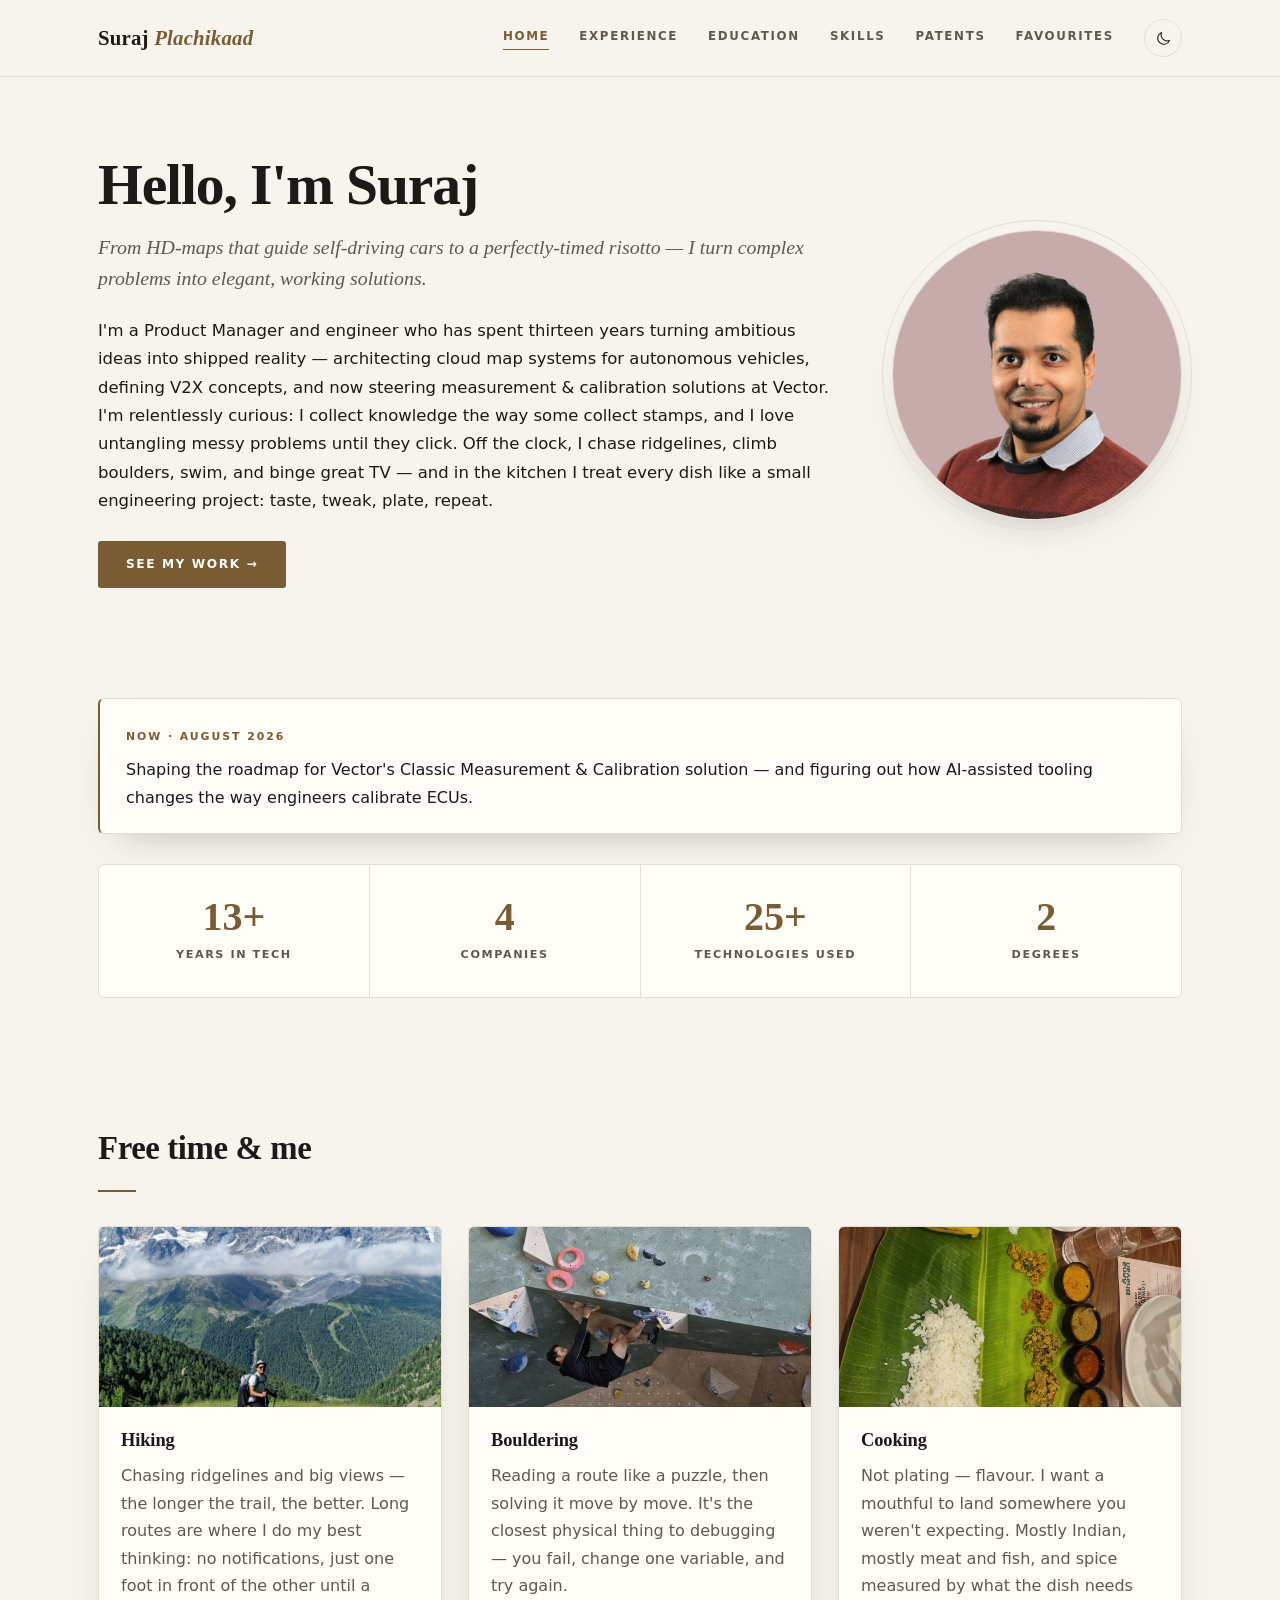
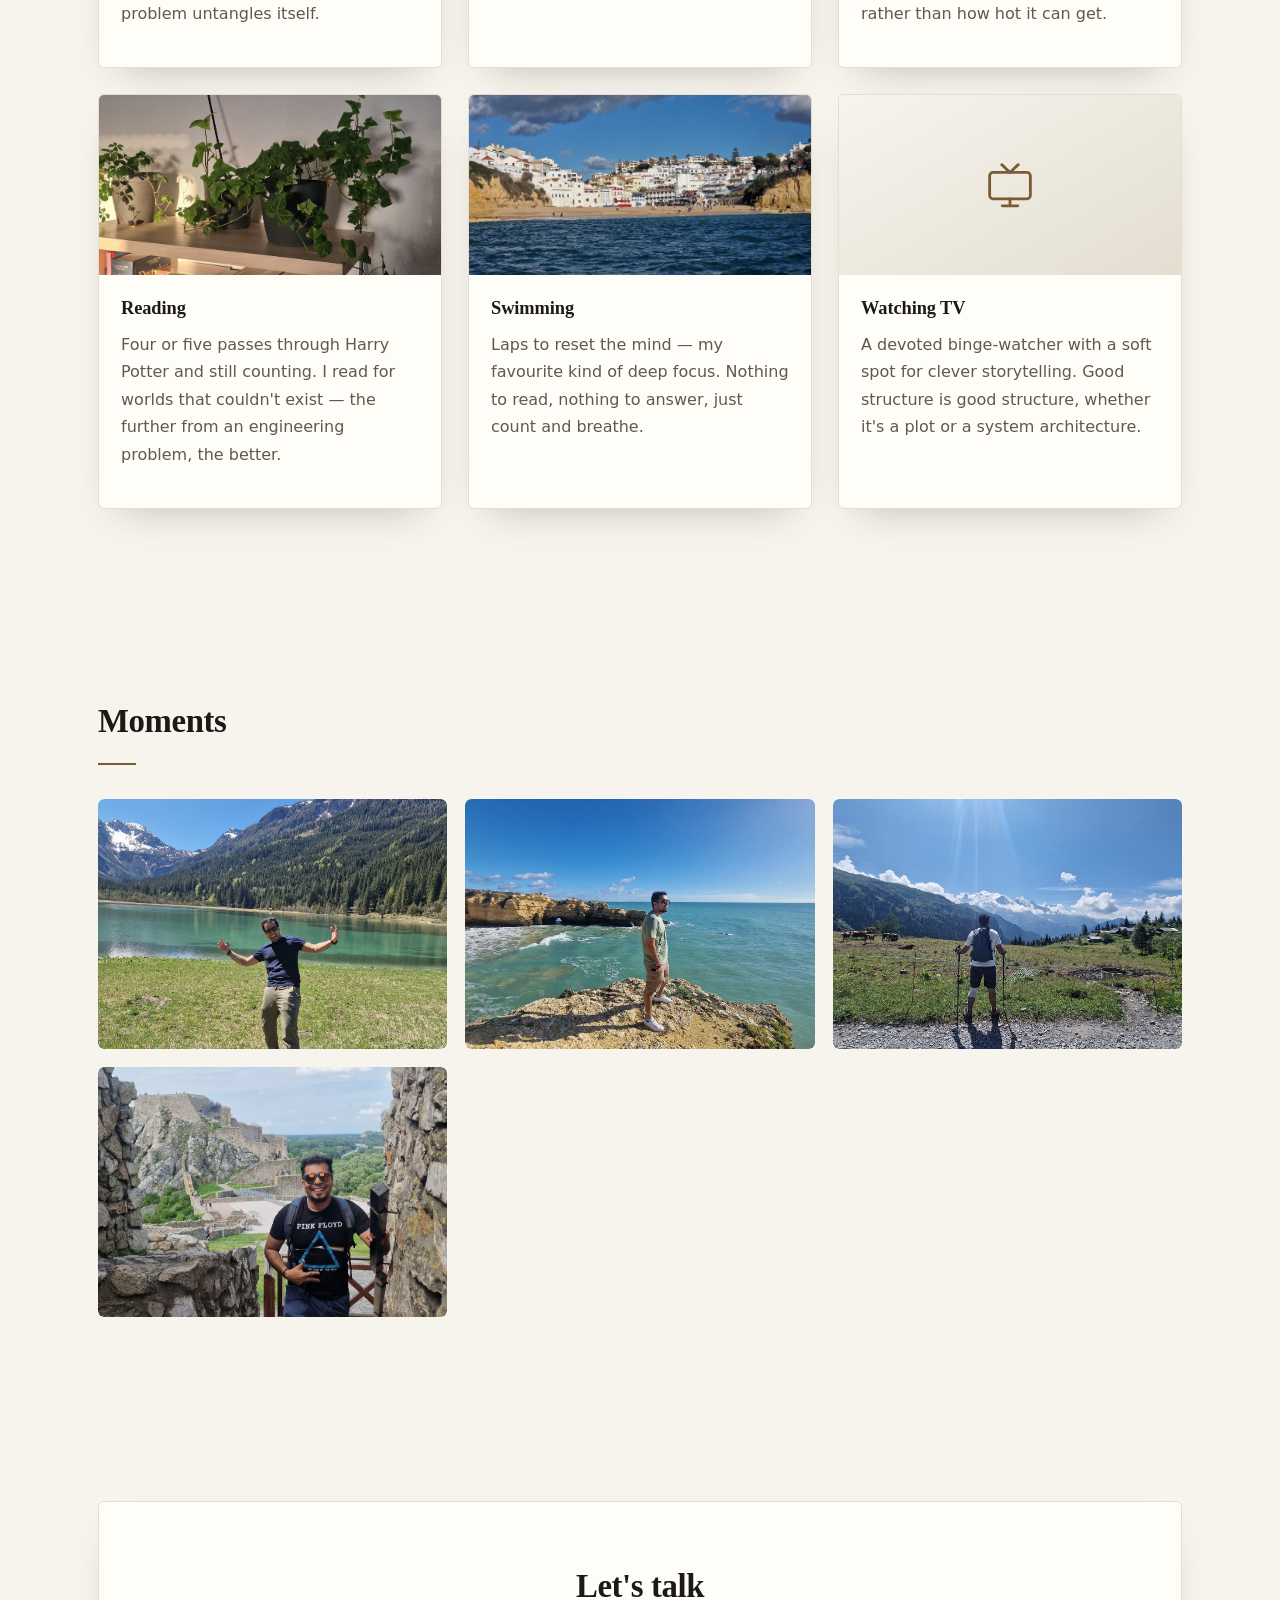
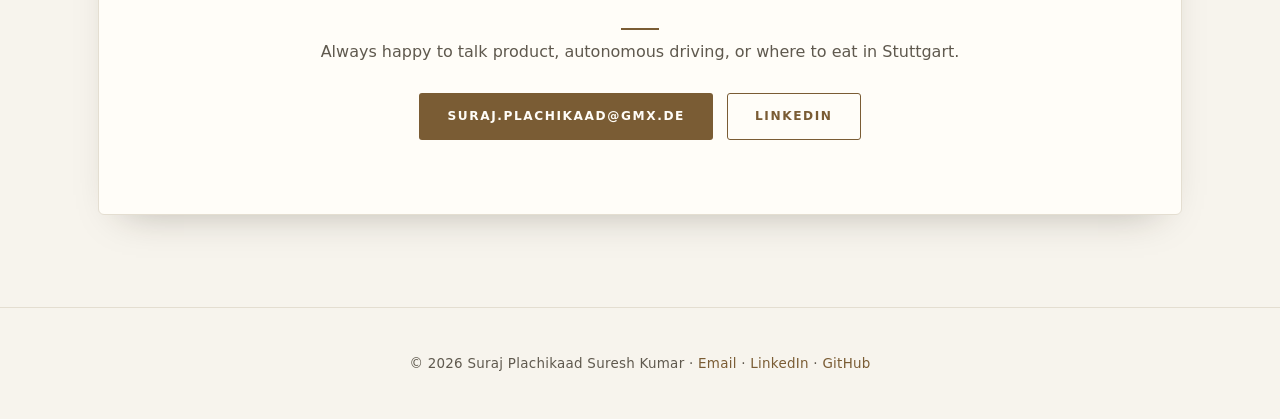
<file: index.html>
<!DOCTYPE html>
<html lang="en">
<head>
  <meta charset="UTF-8">
  <meta name="viewport" content="width=device-width, initial-scale=1.0">
  <title>Suraj Plachikaad Suresh Kumar — Product Manager & Engineer</title>

  <!-- Search results and link previews (LinkedIn, WhatsApp, Slack…).
       These must be static HTML: crawlers and link scrapers don't run JS. -->
  <meta name="description" content="Suraj Plachikaad Suresh Kumar — Product Manager and engineer in Stuttgart. 13 years across autonomous driving, HD-maps, V2X and industrial automation, now steering measurement & calibration solutions at Vector Informatik.">
  <link rel="canonical" href="https://surajps.github.io/Portfolio_SPSK/">
  <meta property="og:type" content="profile">
  <meta property="og:site_name" content="Suraj Plachikaad Suresh Kumar">
  <meta property="og:title" content="Suraj Plachikaad Suresh Kumar — Product Manager & Engineer">
  <meta property="og:description" content="From HD-maps that guide self-driving cars to a perfectly-timed risotto — I turn complex problems into elegant, working solutions.">
  <meta property="og:url" content="https://surajps.github.io/Portfolio_SPSK/">
  <meta property="og:image" content="https://surajps.github.io/Portfolio_SPSK/images/profile.jpg">
  <meta name="twitter:card" content="summary_large_image">

  <link rel="icon" href="assets/favicon.svg" type="image/svg+xml">
  <link rel="stylesheet" href="assets/css/style.css">
  <script>
    /* Applied before paint so there's no flash of the wrong theme, and so
       .reveal animations only hide content when JS is actually running. */
    (function(){ var d = document.documentElement; d.classList.add("js");
      try { d.setAttribute("data-theme", localStorage.getItem("theme") || "light"); }
      catch (e) { d.setAttribute("data-theme", "light"); } })();
  </script>
</head>
<body>
  <header id="header"></header>

  <main id="main" class="wrap">
    <noscript>
      <p class="noscript-note">This site uses JavaScript to lay out its content.
      The summary below works without it — or reach me at
      <a href="mailto:suraj.plachikaad@gmx.de">suraj.plachikaad@gmx.de</a>.</p>
    </noscript>

    <section id="hero" class="hero">
      <!-- Static fallback, replaced by renderHome() once JS runs. This is what
           search engines and link previews read, so keep it roughly in sync
           with `home.intro` in assets/js/content.js. -->
      <div class="hero-text">
        <h1>Hello, I'm Suraj</h1>
        <p class="tagline">From HD-maps that guide self-driving cars to a perfectly-timed
          risotto — I turn complex problems into elegant, working solutions.</p>
        <p>I'm a Product Manager and engineer based in Stuttgart, Germany. Over thirteen
          years I've architected cloud map systems for autonomous vehicles, defined V2X
          concepts, and now steer measurement &amp; calibration solutions at Vector
          Informatik.</p>
      </div>
    </section>

    <section style="padding:0"><div id="now"></div></section>

    <section style="padding:30px 0">
      <div id="stats" class="stats-row"></div>
    </section>

    <section>
      <h2>Free time &amp; me</h2>
      <div id="hobbies" class="grid hobbies-grid"></div>
    </section>

    <section>
      <h2>Moments</h2>
      <div id="gallery" class="gallery"></div>
    </section>

    <section><div id="contact"></div></section>
  </main>

  <footer id="footer"></footer>
  <script src="assets/js/content.js"></script>
  <script src="assets/js/main.js"></script>
  <script>buildChrome("index.html"); renderHome();</script>
</body>
</html>
</file>
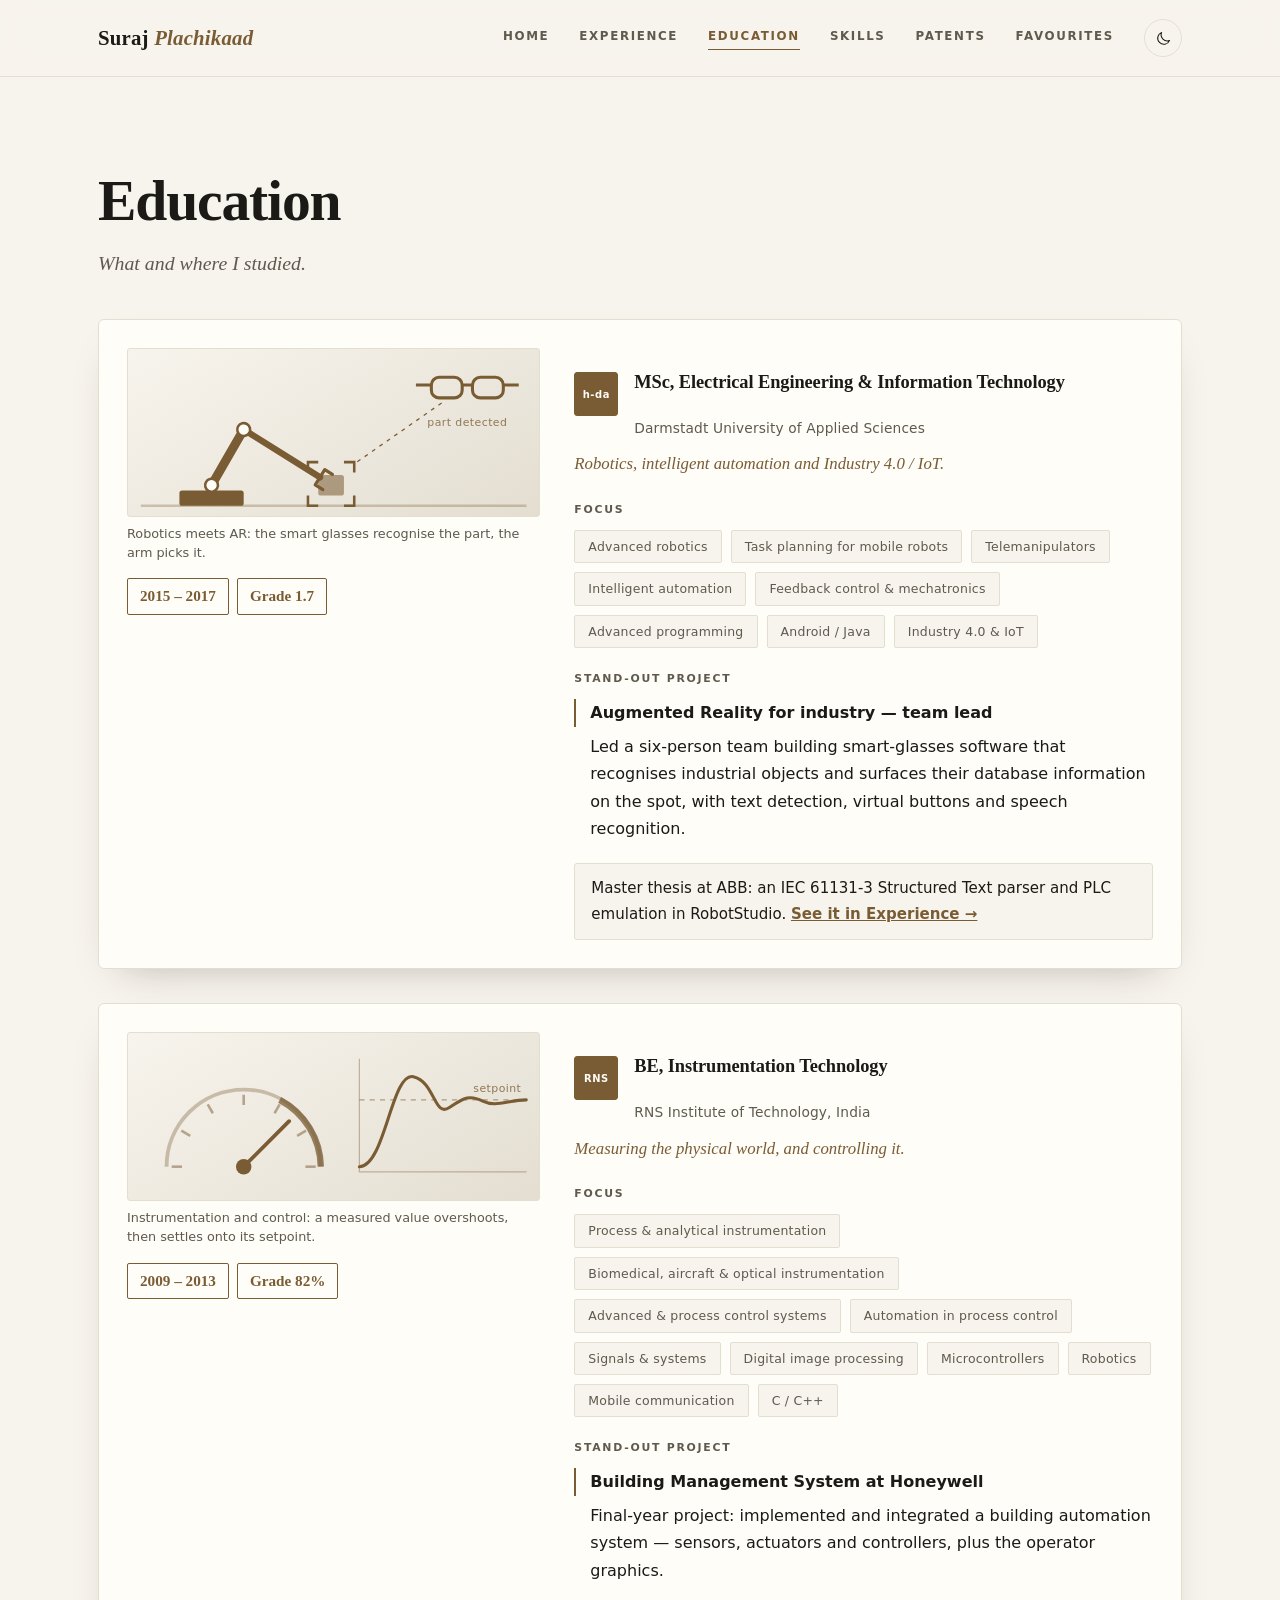
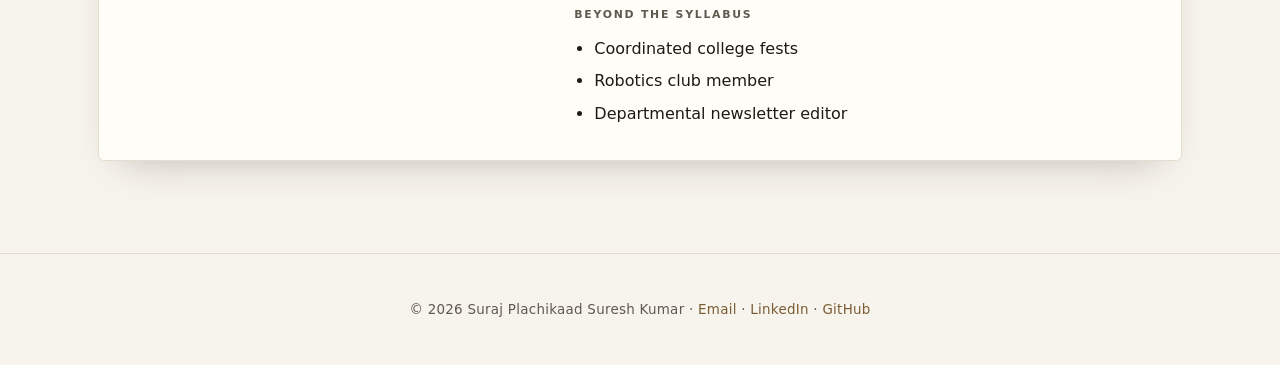
<file: education.html>
<!DOCTYPE html>
<html lang="en">
<head>
  <meta charset="UTF-8">
  <meta name="viewport" content="width=device-width, initial-scale=1.0">
  <title>Education — Suraj Plachikaad Suresh Kumar</title>

  <meta name="description" content="MSc in Electrical Engineering & Information Technology from Darmstadt University of Applied Sciences, and a BE in Instrumentation Technology from RNS Institute of Technology.">
  <link rel="canonical" href="https://surajps.github.io/Portfolio_SPSK/education.html">
  <meta property="og:type" content="website">
  <meta property="og:site_name" content="Suraj Plachikaad Suresh Kumar">
  <meta property="og:title" content="Education — Suraj Plachikaad Suresh Kumar">
  <meta property="og:description" content="Robotics, intelligent automation, Industry 4.0 and IoT — what and where I studied.">
  <meta property="og:url" content="https://surajps.github.io/Portfolio_SPSK/education.html">
  <meta property="og:image" content="https://surajps.github.io/Portfolio_SPSK/images/profile.jpg">
  <meta name="twitter:card" content="summary_large_image">

  <link rel="icon" href="assets/favicon.svg" type="image/svg+xml">
  <link rel="stylesheet" href="assets/css/style.css">
  <script>
    (function(){ var d = document.documentElement; d.classList.add("js");
      try { d.setAttribute("data-theme", localStorage.getItem("theme") || "light"); }
      catch (e) { d.setAttribute("data-theme", "light"); } })();
  </script>
</head>
<body>
  <header id="header"></header>
  <main id="main" class="wrap">
    <noscript><p class="noscript-note">This page needs JavaScript to render.
      My full history is also on
      <a href="https://www.linkedin.com/in/suraj-plachikaad-suresh-kumar/">LinkedIn</a>.</p></noscript>
    <section>
      <h1>Education</h1>
      <p class="tagline">What and where I studied.</p>
      <div id="list" class="edu-list" style="margin-top:40px"></div>
    </section>
  </main>
  <footer id="footer"></footer>
  <script src="assets/js/content.js"></script>
  <script src="assets/js/main.js"></script>
  <script src="assets/js/scenes.js"></script>
  <script>buildChrome("education.html"); renderEducation();</script>
</body>
</html>
</file>
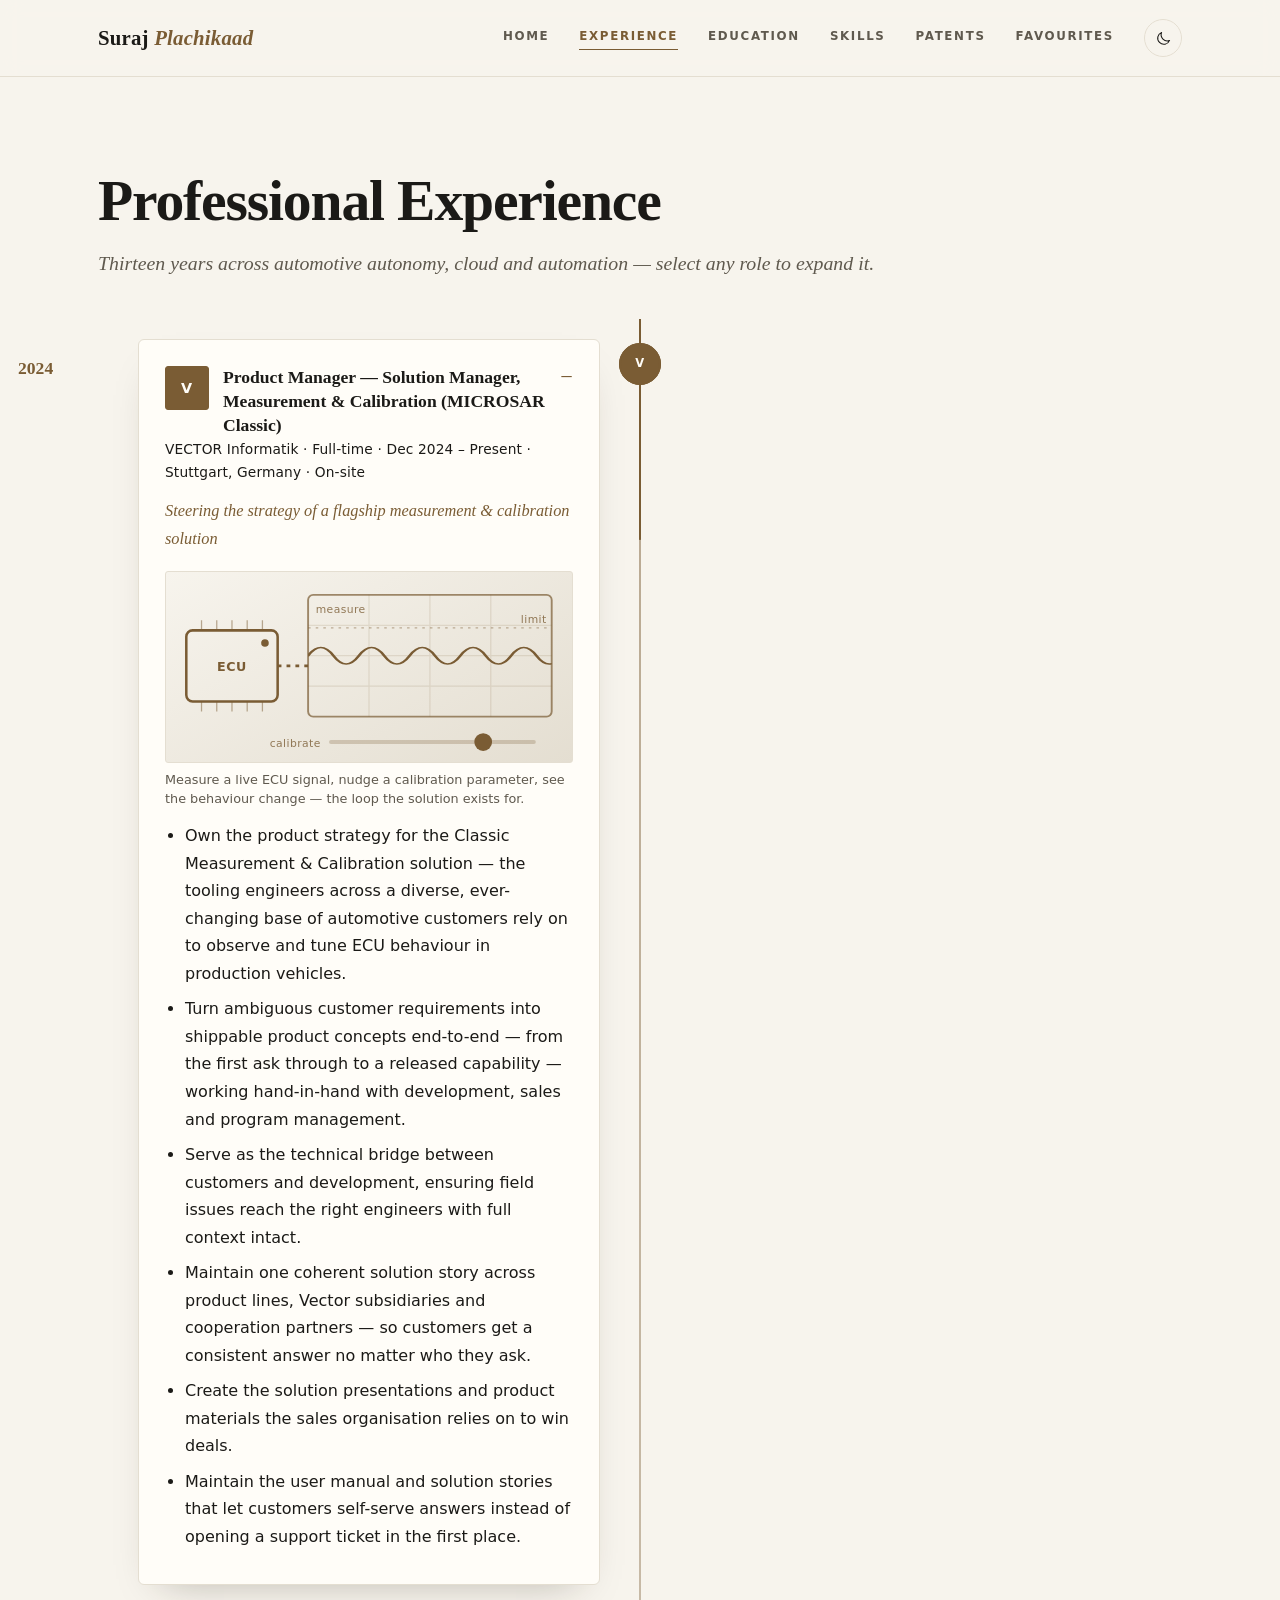
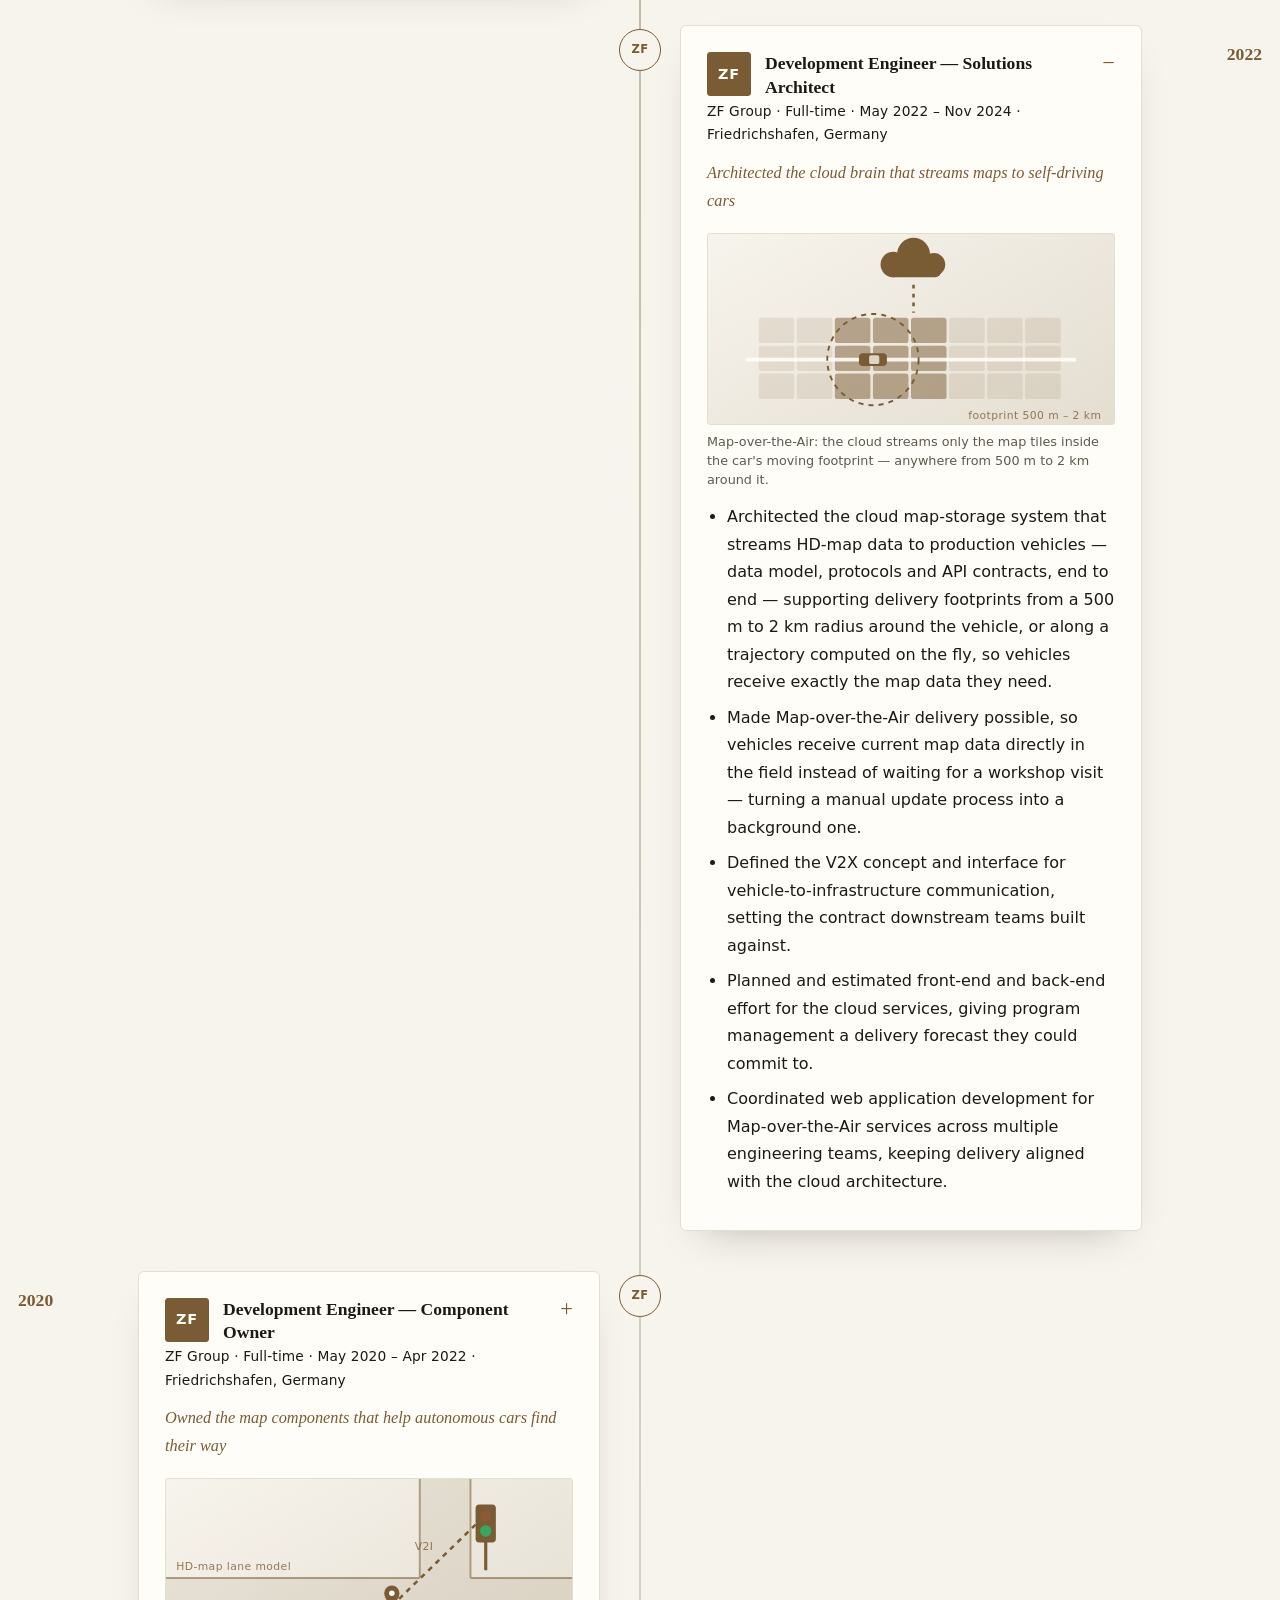
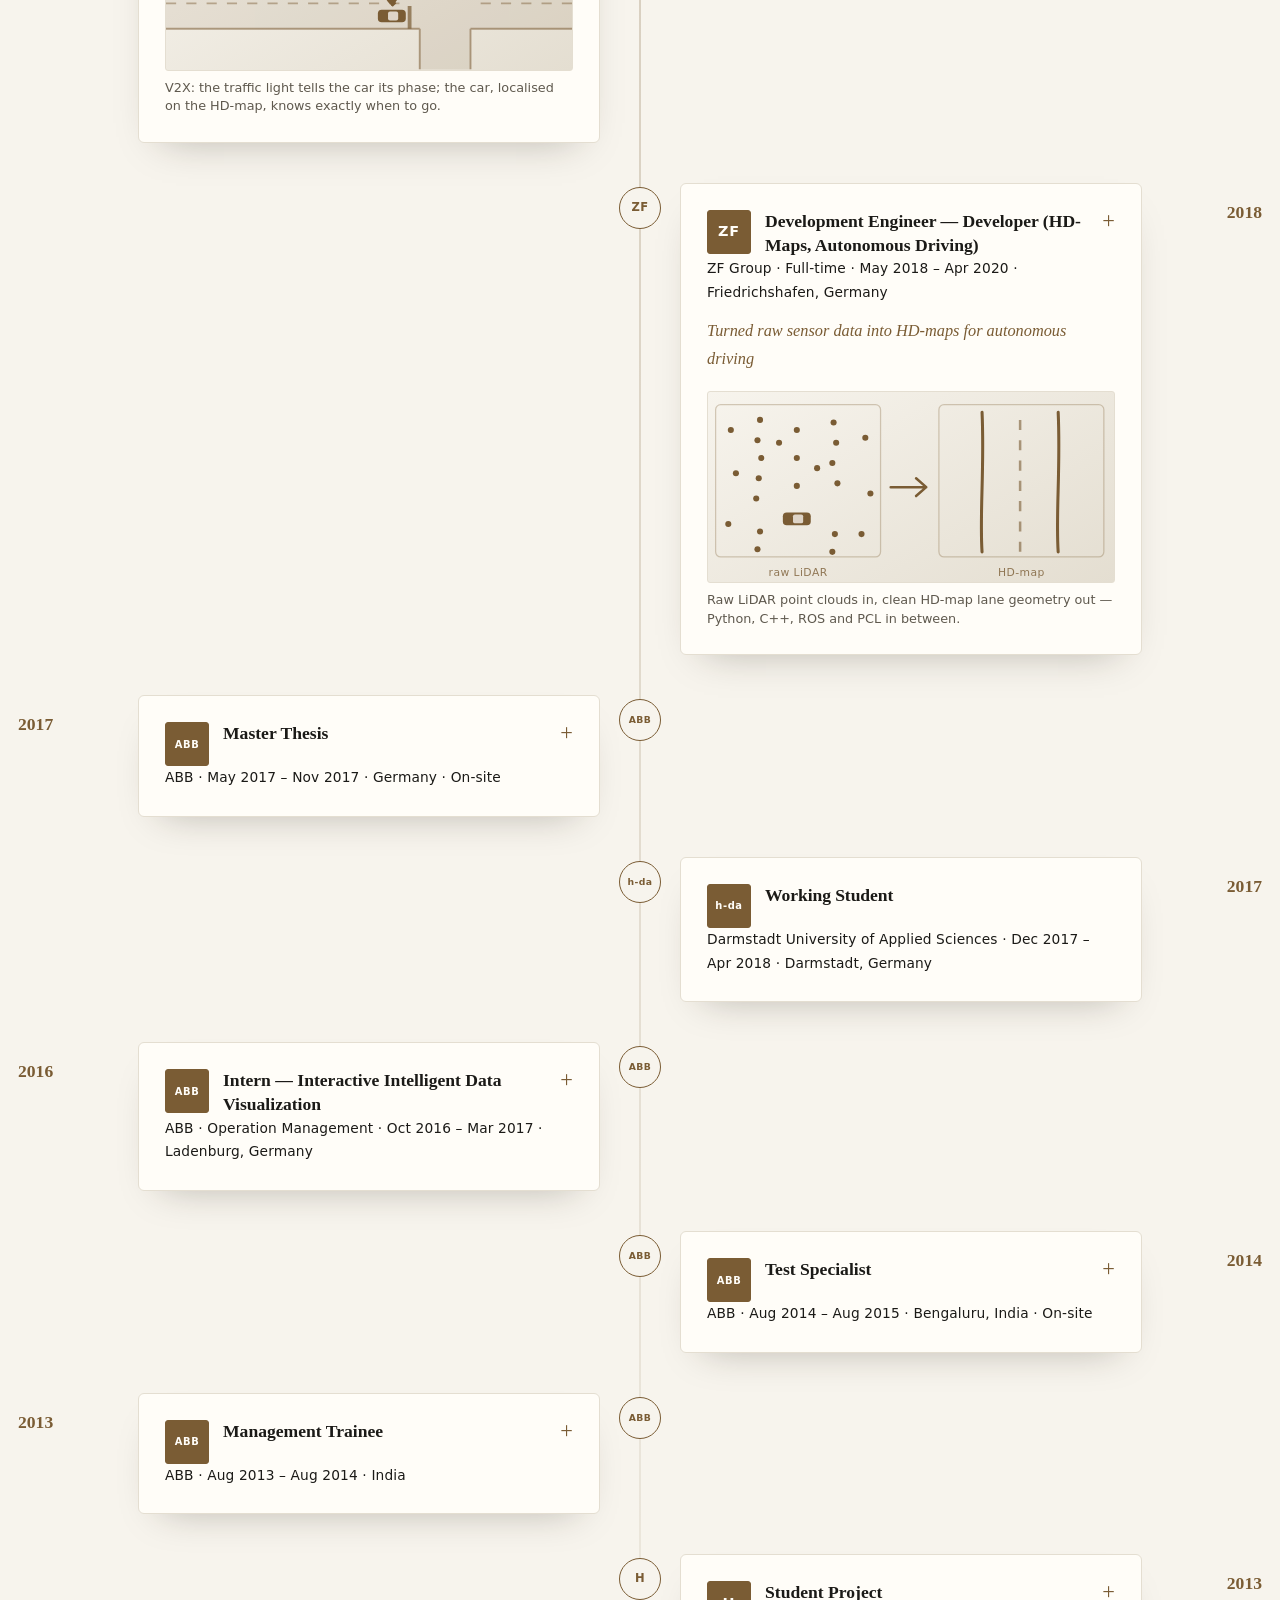
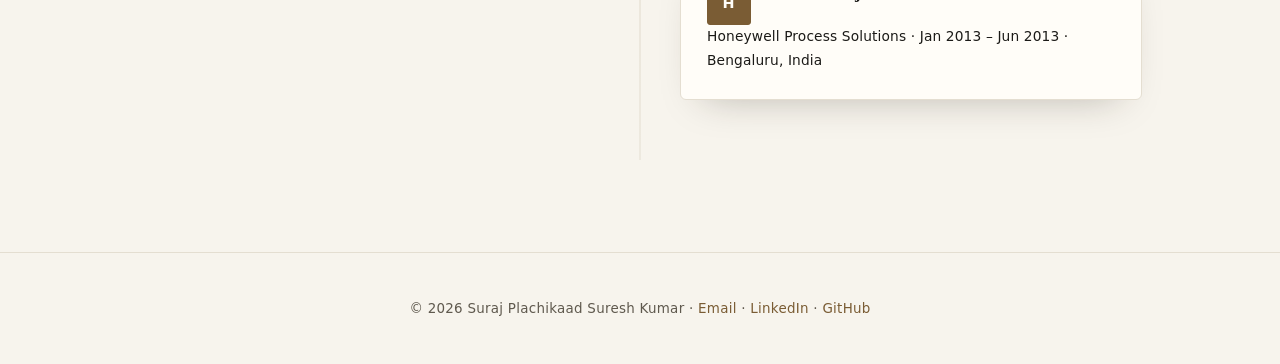
<file: experience.html>
<!DOCTYPE html>
<html lang="en">
<head>
  <meta charset="UTF-8">
  <meta name="viewport" content="width=device-width, initial-scale=1.0">
  <title>Experience — Suraj Plachikaad Suresh Kumar</title>

  <meta name="description" content="Thirteen years of engineering and product work: measurement & calibration at Vector Informatik, HD-maps and V2X for autonomous driving at ZF Group, and industrial automation at ABB.">
  <link rel="canonical" href="https://surajps.github.io/Portfolio_SPSK/experience.html">
  <meta property="og:type" content="website">
  <meta property="og:site_name" content="Suraj Plachikaad Suresh Kumar">
  <meta property="og:title" content="Experience — Suraj Plachikaad Suresh Kumar">
  <meta property="og:description" content="From HD-map pipelines and cloud map delivery for self-driving cars to product ownership of a flagship measurement & calibration solution.">
  <meta property="og:url" content="https://surajps.github.io/Portfolio_SPSK/experience.html">
  <meta property="og:image" content="https://surajps.github.io/Portfolio_SPSK/images/profile.jpg">
  <meta name="twitter:card" content="summary_large_image">

  <link rel="icon" href="assets/favicon.svg" type="image/svg+xml">
  <link rel="stylesheet" href="assets/css/style.css">
  <script>
    (function(){ var d = document.documentElement; d.classList.add("js");
      try { d.setAttribute("data-theme", localStorage.getItem("theme") || "light"); }
      catch (e) { d.setAttribute("data-theme", "light"); } })();
  </script>
</head>
<body>
  <header id="header"></header>
  <main id="main" class="wrap">
    <noscript><p class="noscript-note">This page needs JavaScript to render the timeline.
      My full history is also on
      <a href="https://www.linkedin.com/in/suraj-plachikaad-suresh-kumar/">LinkedIn</a>.</p></noscript>
    <section>
      <h1>Professional Experience</h1>
      <p class="tagline">Thirteen years across automotive autonomy, cloud and
        automation — select any role to expand it.</p>
      <div id="list" class="xp-timeline" style="margin-top:40px"></div>
    </section>
  </main>
  <footer id="footer"></footer>
  <script src="assets/js/content.js"></script>
  <script src="assets/js/main.js"></script>
  <script src="assets/js/scenes.js"></script>
  <script>buildChrome("experience.html"); renderExperience();</script>
</body>
</html>
</file>
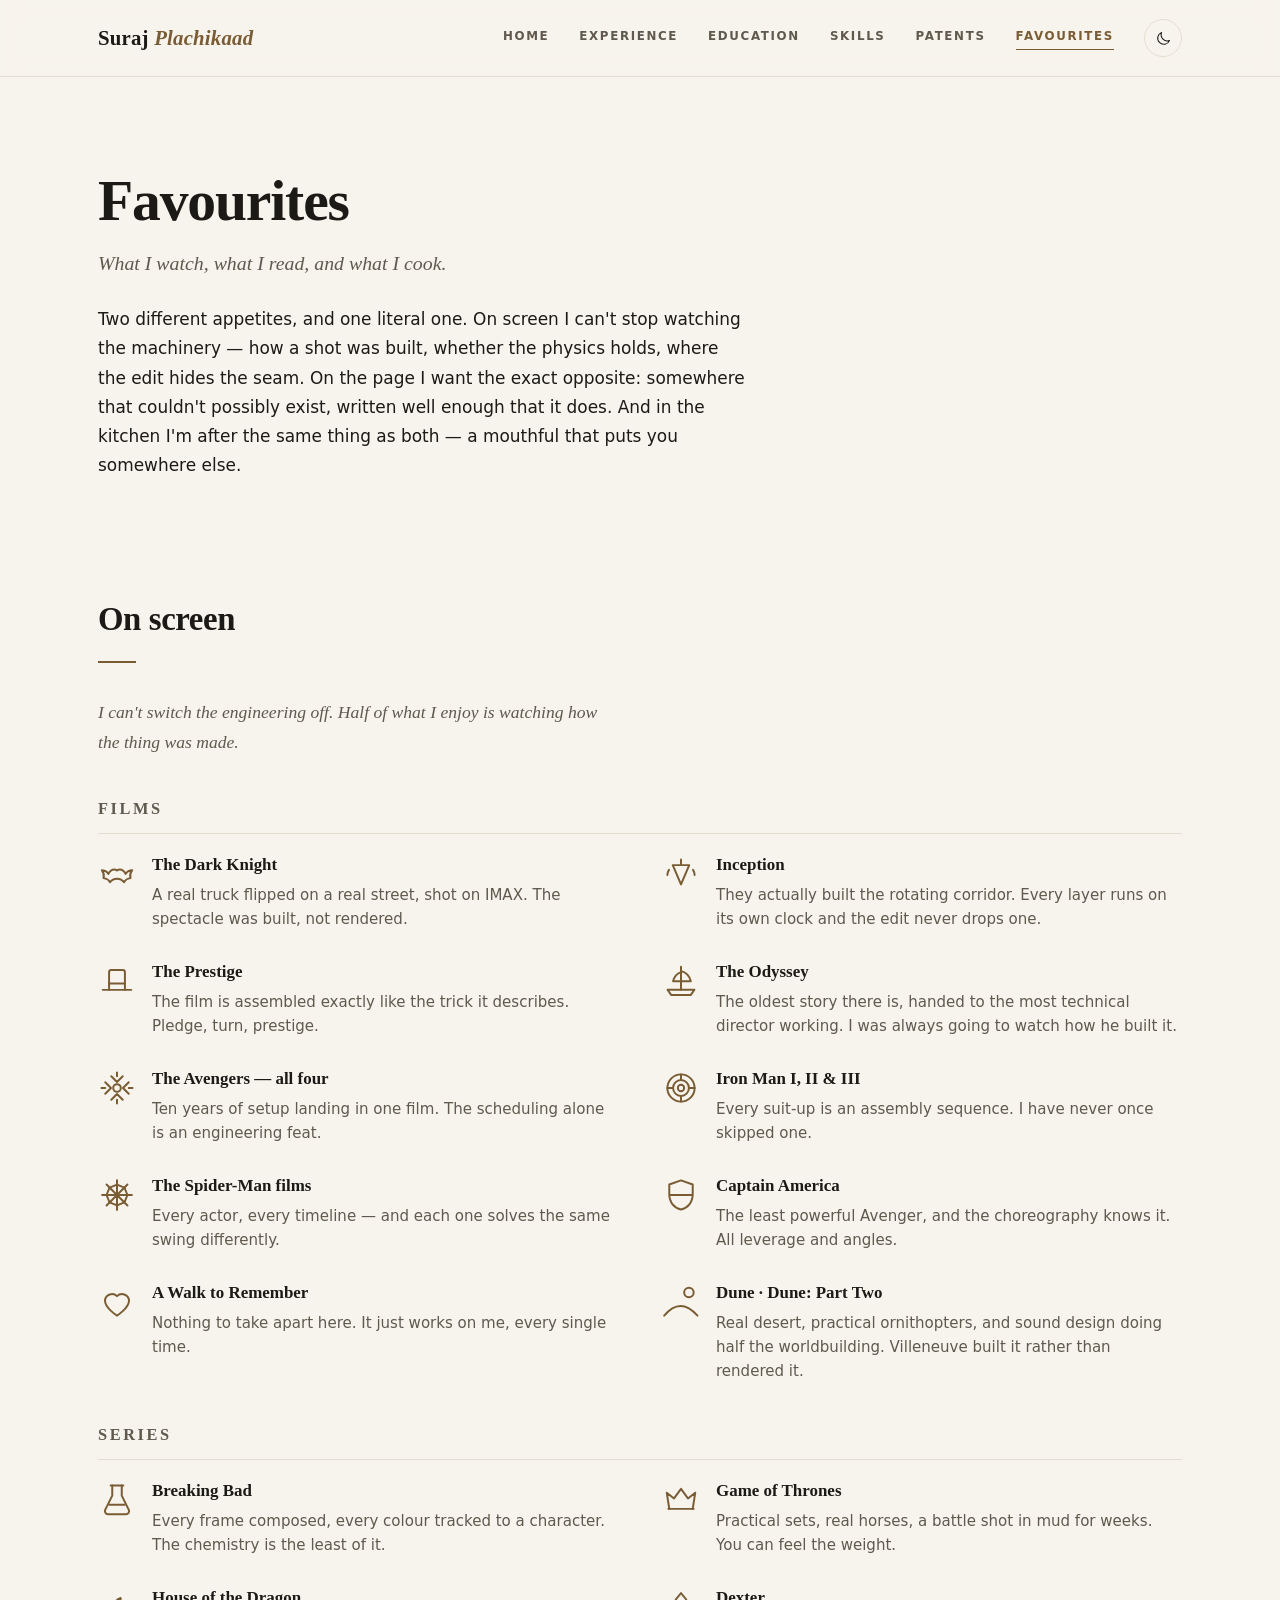
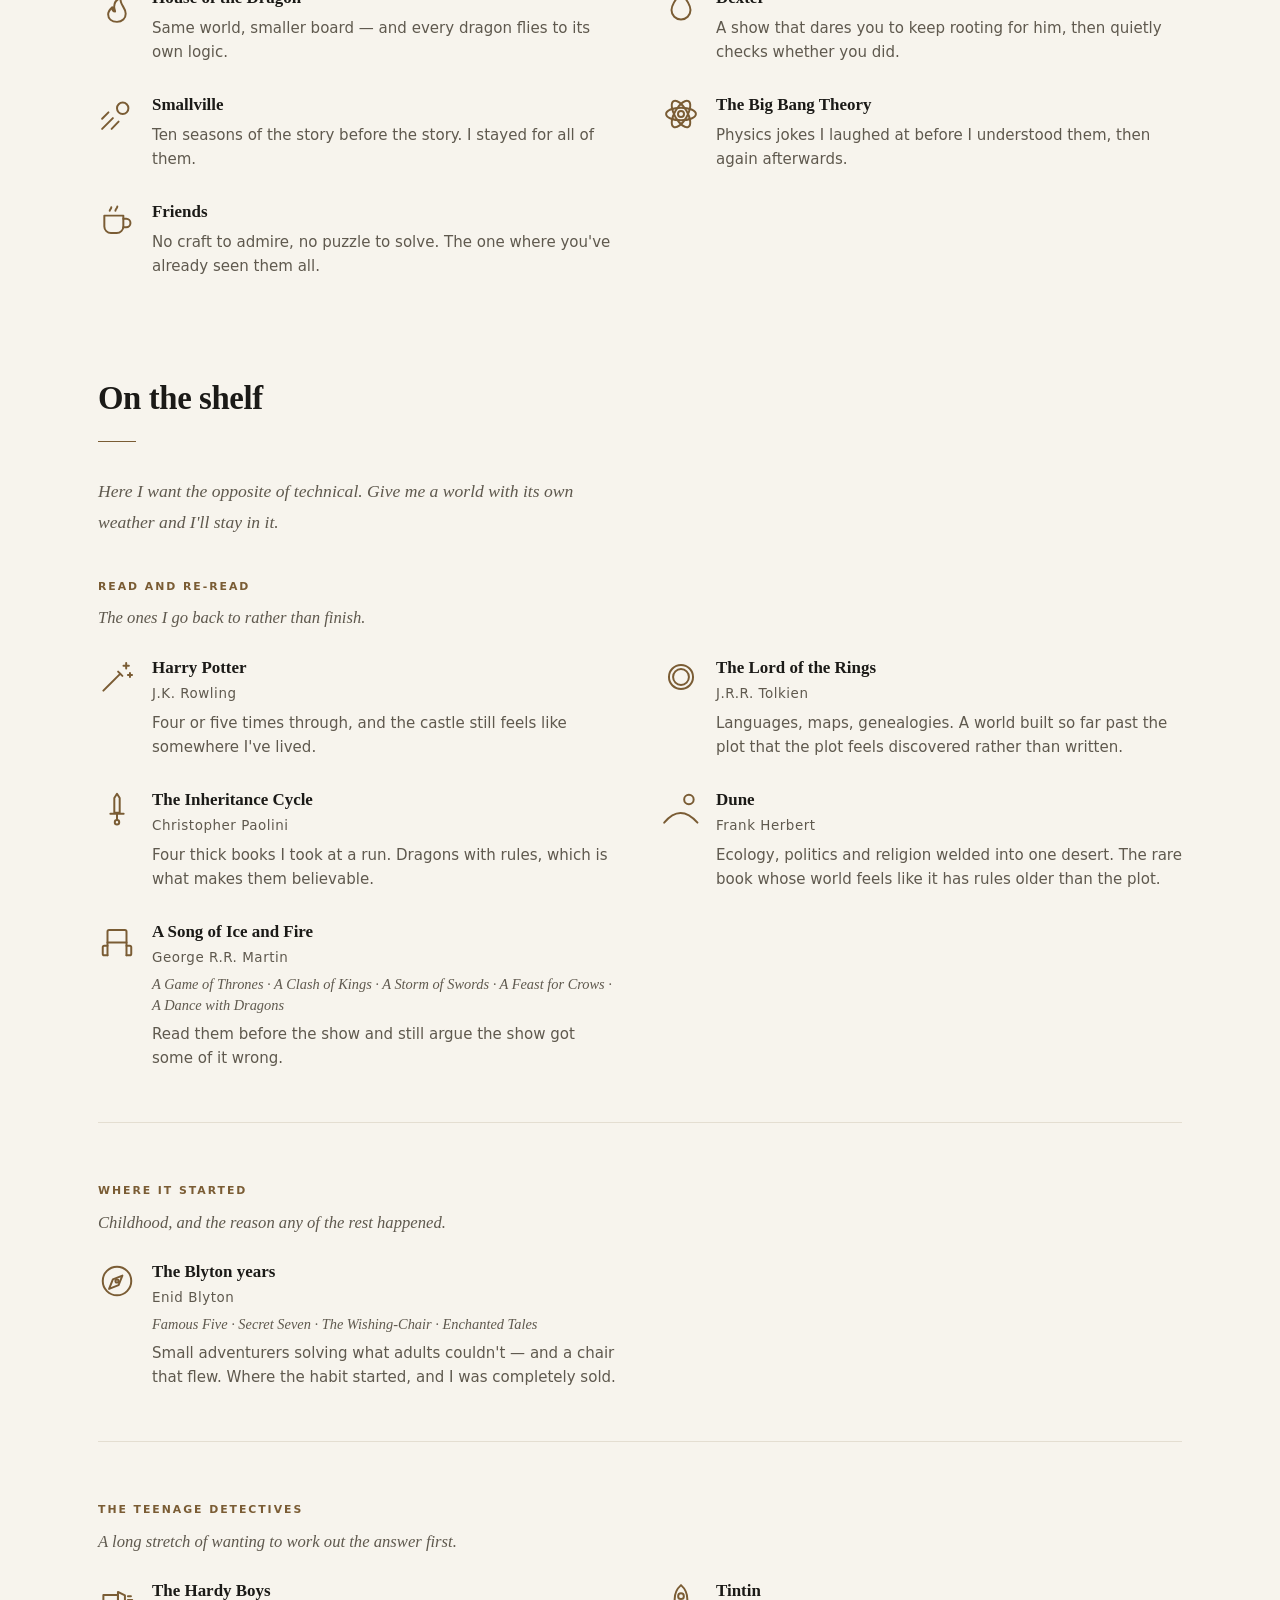
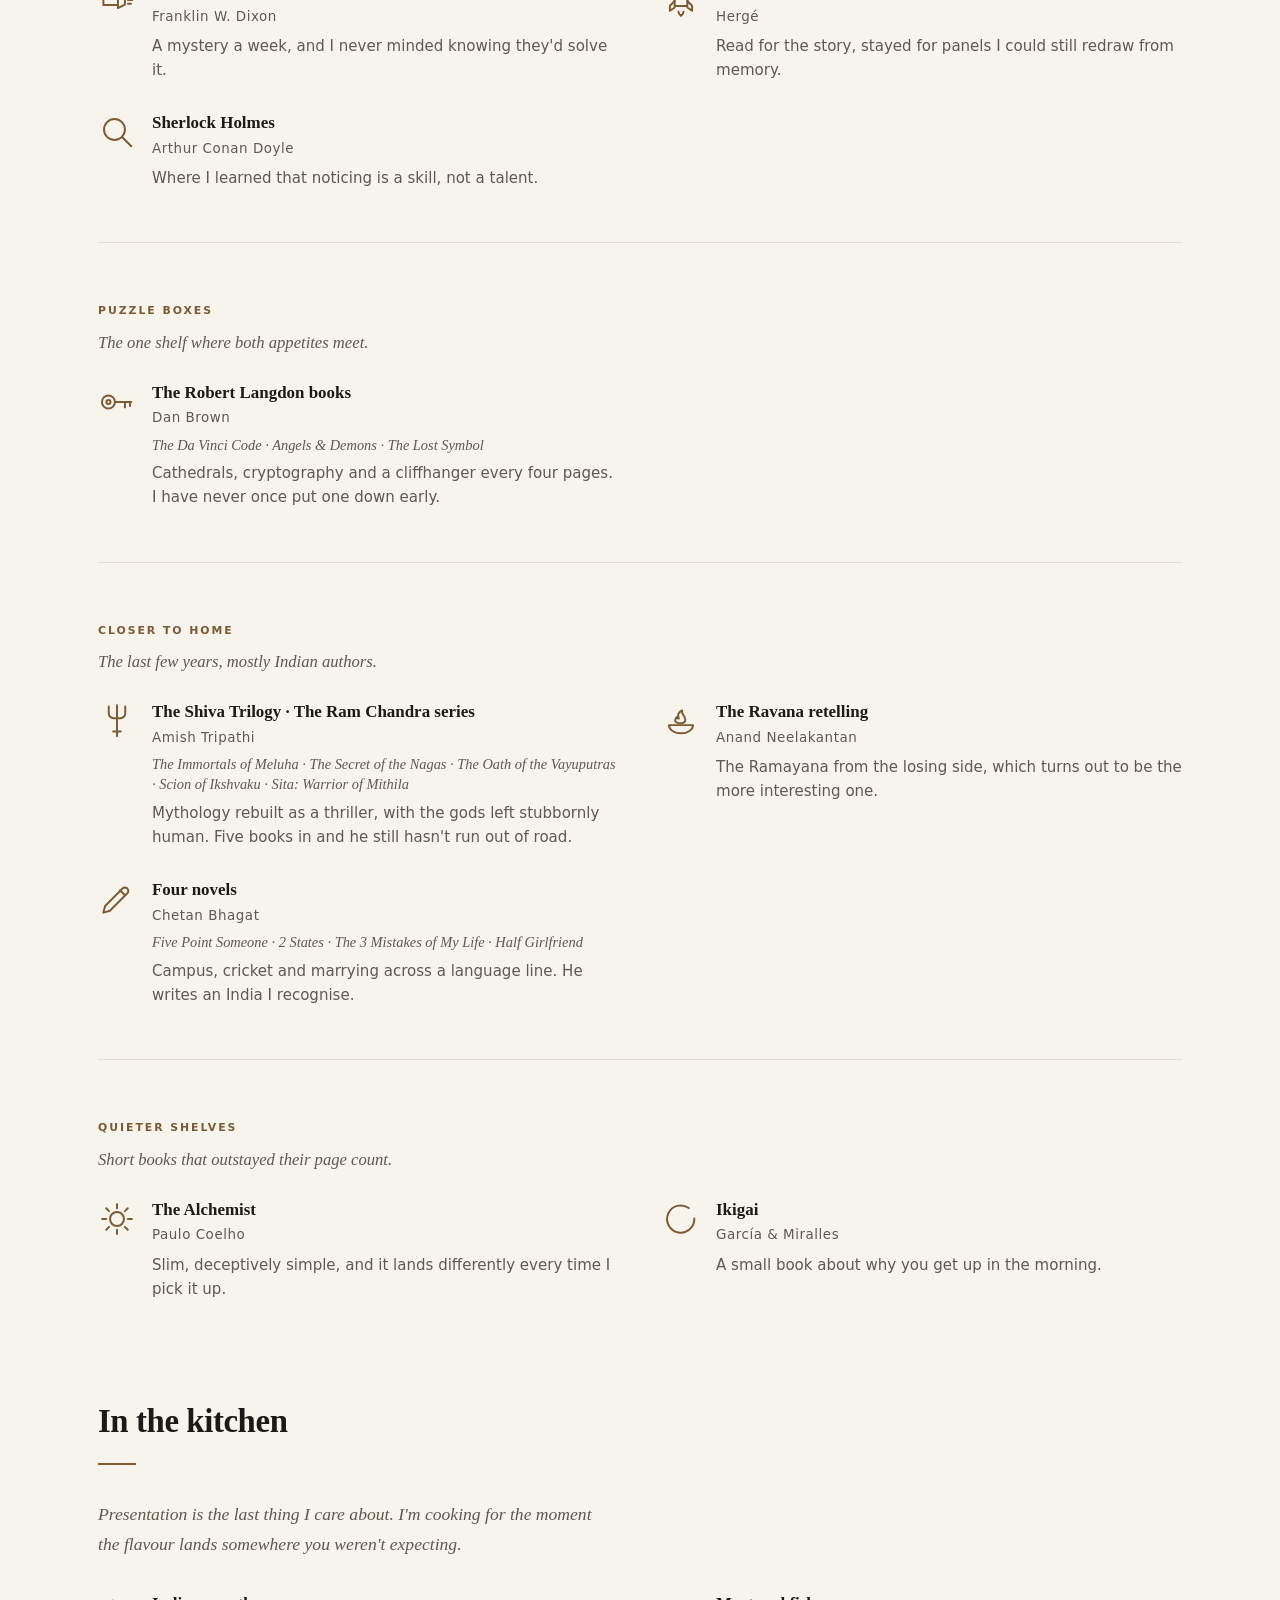
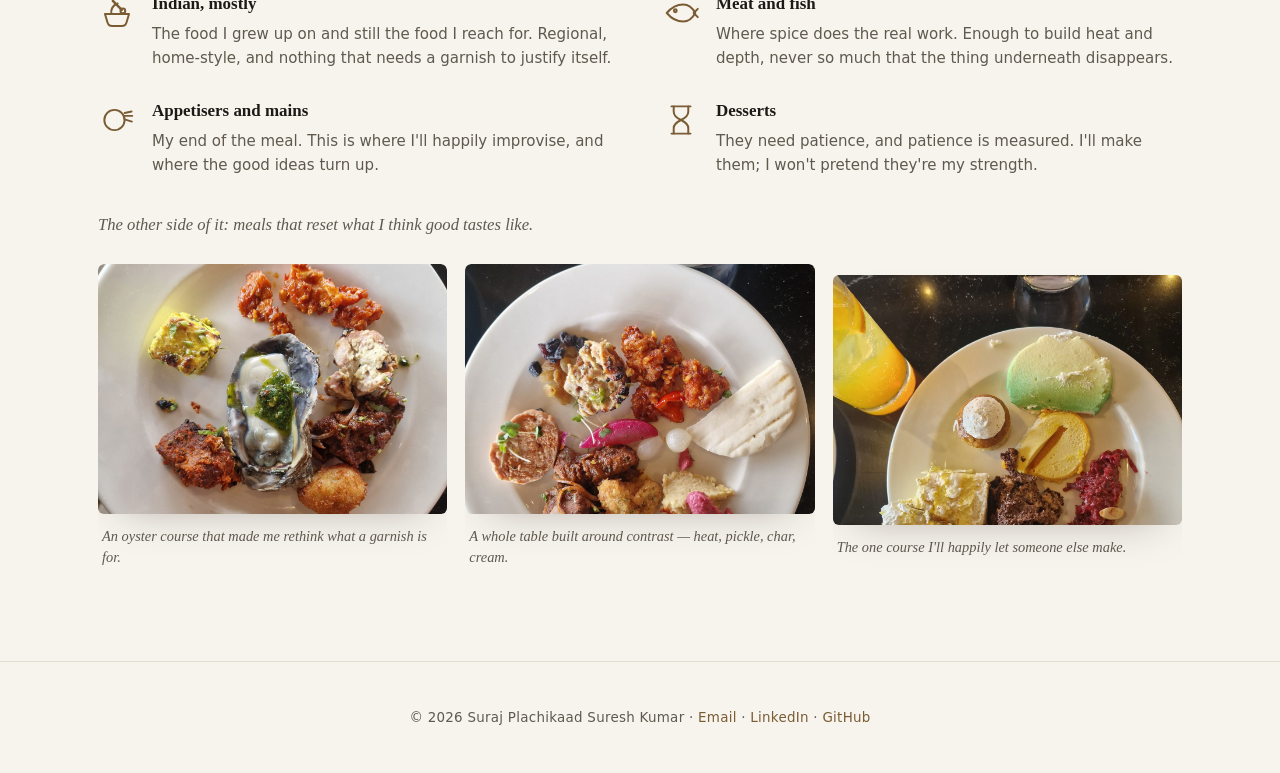
<file: favourites.html>
<!DOCTYPE html>
<html lang="en">
<head>
  <meta charset="UTF-8">
  <meta name="viewport" content="width=device-width, initial-scale=1.0">
  <title>Favourites — Suraj Plachikaad Suresh Kumar</title>

  <meta name="description" content="What I watch, read and cook — Nolan and Marvel, a reading life running from Enid Blyton to Amish Tripathi, and Indian food built on flavour over presentation.">
  <link rel="canonical" href="https://surajps.github.io/Portfolio_SPSK/favourites.html">
  <meta property="og:type" content="website">
  <meta property="og:site_name" content="Suraj Plachikaad Suresh Kumar">
  <meta property="og:title" content="Favourites — Suraj Plachikaad Suresh Kumar">
  <meta property="og:description" content="The films and series I keep going back to, a bookshelf that runs from Famous Five to the Shiva Trilogy, and what I cook when I'm not watching or reading.">
  <meta property="og:url" content="https://surajps.github.io/Portfolio_SPSK/favourites.html">
  <meta property="og:image" content="https://surajps.github.io/Portfolio_SPSK/images/profile.jpg">
  <meta name="twitter:card" content="summary_large_image">

  <link rel="icon" href="assets/favicon.svg" type="image/svg+xml">
  <link rel="stylesheet" href="assets/css/style.css">
  <script>
    (function(){ var d = document.documentElement; d.classList.add("js");
      try { d.setAttribute("data-theme", localStorage.getItem("theme") || "light"); }
      catch (e) { d.setAttribute("data-theme", "light"); } })();
  </script>
</head>
<body>
  <header id="header"></header>
  <main id="main" class="wrap">
    <noscript><p class="noscript-note">This page needs JavaScript to render the lists.
      The short version: Nolan, Marvel, Breaking Bad, Friends — a bookshelf that starts at
      Enid Blyton and currently sits on Amish Tripathi — and Indian cooking built on
      flavour over presentation.</p></noscript>
    <section>
      <h1>Favourites</h1>
      <p class="tagline">What I watch, what I read, and what I cook.</p>
      <div id="favIntro" style="margin-top:26px;max-width:64ch"></div>
    </section>

    <section style="padding-top:0">
      <h2>On screen</h2>
      <div id="screen"></div>
    </section>

    <section style="padding-top:0">
      <h2>On the shelf</h2>
      <div id="shelf"></div>
    </section>

    <section style="padding-top:0">
      <h2>In the kitchen</h2>
      <div id="kitchen"></div>
    </section>
  </main>
  <footer id="footer"></footer>
  <script src="assets/js/content.js"></script>
  <script src="assets/js/main.js"></script>
  <script>buildChrome("favourites.html"); renderFavourites();</script>
</body>
</html>
</file>
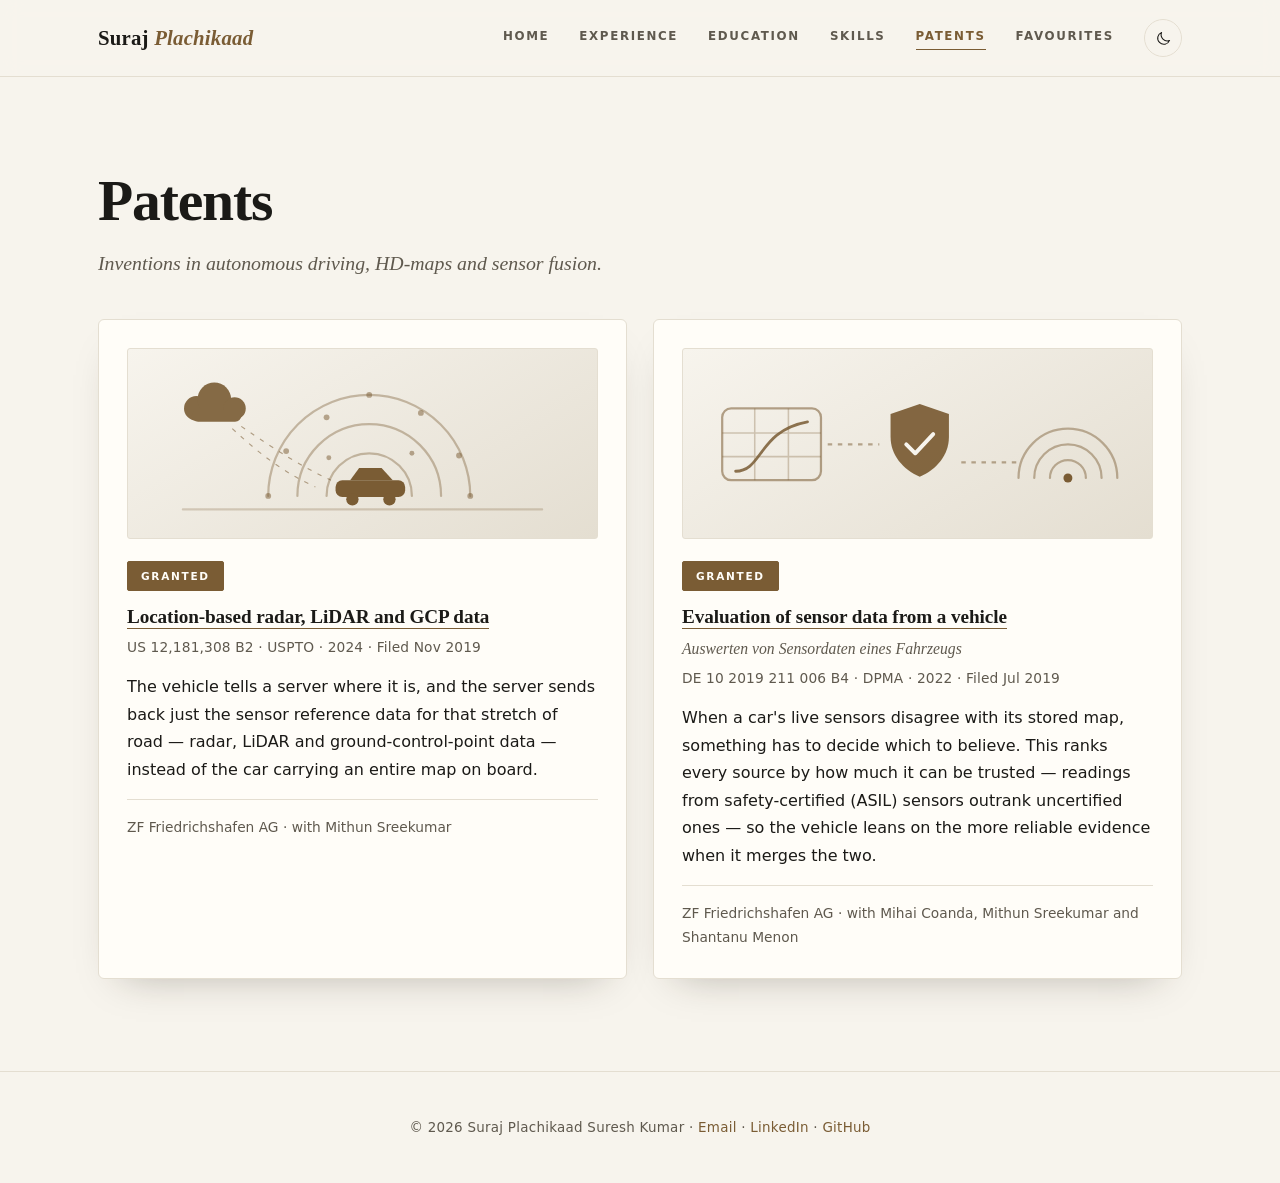
<file: patents.html>
<!DOCTYPE html>
<html lang="en">
<head>
  <meta charset="UTF-8">
  <meta name="viewport" content="width=device-width, initial-scale=1.0">
  <title>Patents — Suraj Plachikaad Suresh Kumar</title>

  <meta name="description" content="Inventions in autonomous driving, HD-maps and sensor fusion by Suraj Plachikaad Suresh Kumar.">
  <link rel="canonical" href="https://surajps.github.io/Portfolio_SPSK/patents.html">
  <meta property="og:type" content="website">
  <meta property="og:site_name" content="Suraj Plachikaad Suresh Kumar">
  <meta property="og:title" content="Patents — Suraj Plachikaad Suresh Kumar">
  <meta property="og:description" content="Inventions in autonomous driving, HD-maps and sensor fusion.">
  <meta property="og:url" content="https://surajps.github.io/Portfolio_SPSK/patents.html">
  <meta property="og:image" content="https://surajps.github.io/Portfolio_SPSK/images/profile.jpg">
  <meta name="twitter:card" content="summary_large_image">

  <link rel="icon" href="assets/favicon.svg" type="image/svg+xml">
  <link rel="stylesheet" href="assets/css/style.css">
  <script>
    (function(){ var d = document.documentElement; d.classList.add("js");
      try { d.setAttribute("data-theme", localStorage.getItem("theme") || "light"); }
      catch (e) { d.setAttribute("data-theme", "light"); } })();
  </script>
</head>
<body>
  <header id="header"></header>
  <main id="main" class="wrap">
    <noscript><p class="noscript-note">This page needs JavaScript to render.
      My full history is also on
      <a href="https://www.linkedin.com/in/suraj-plachikaad-suresh-kumar/">LinkedIn</a>.</p></noscript>
    <section>
      <h1>Patents</h1>
      <p class="tagline">Inventions in autonomous driving, HD-maps and sensor fusion.</p>
      <div id="list" class="grid cols-2" style="margin-top:40px"></div>
    </section>
  </main>
  <footer id="footer"></footer>
  <script src="assets/js/content.js"></script>
  <script src="assets/js/main.js"></script>
  <script>buildChrome("patents.html"); renderPatents();</script>
</body>
</html>
</file>
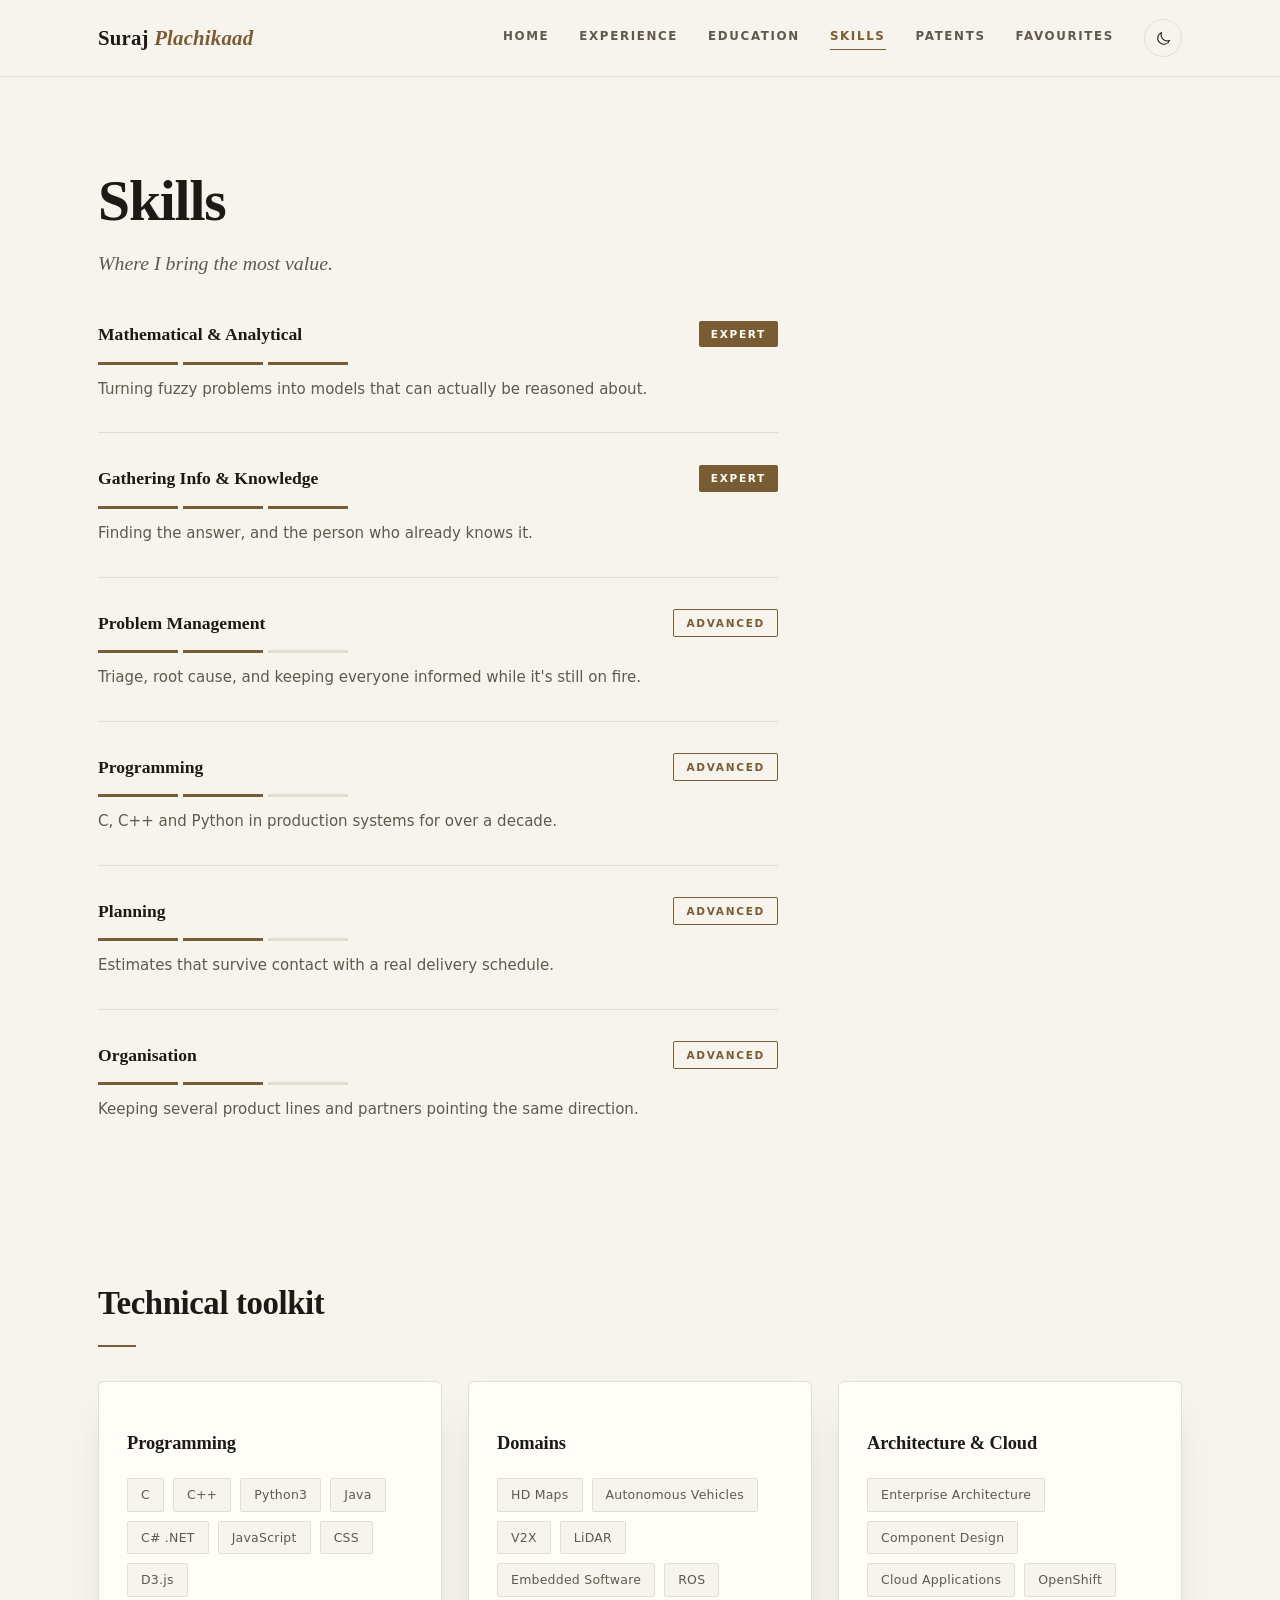
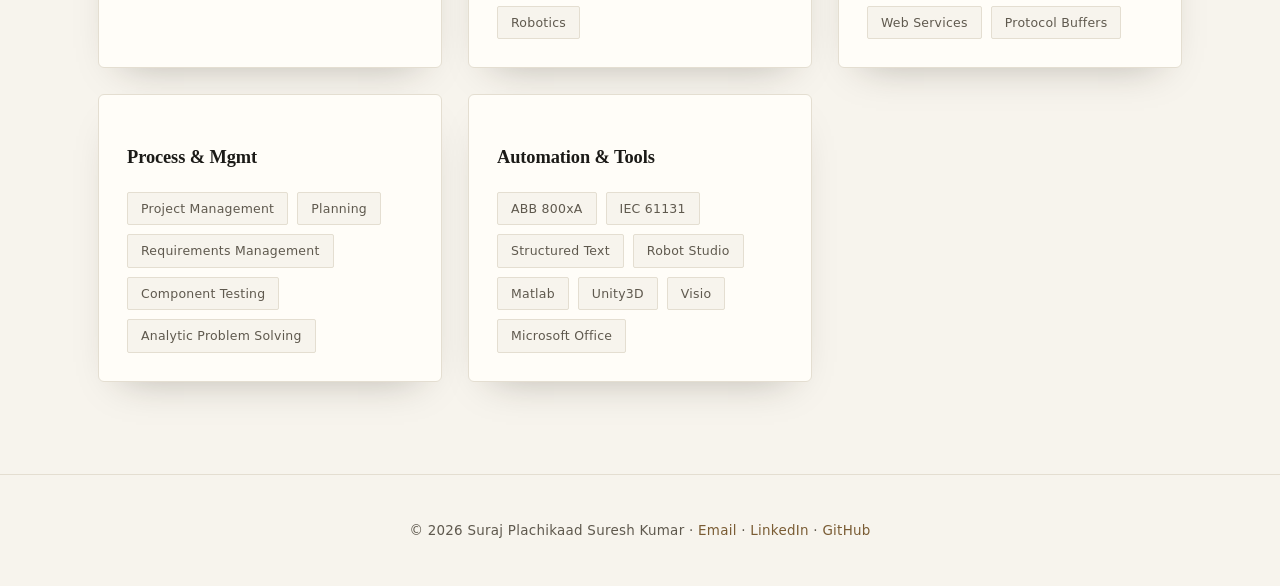
<file: skills.html>
<!DOCTYPE html>
<html lang="en">
<head>
  <meta charset="UTF-8">
  <meta name="viewport" content="width=device-width, initial-scale=1.0">
  <title>Skills — Suraj Plachikaad Suresh Kumar</title>

  <meta name="description" content="Core strengths and technical toolkit: C, C++, Python, HD-maps, V2X, LiDAR, ROS, cloud architecture, requirements and product management.">
  <link rel="canonical" href="https://surajps.github.io/Portfolio_SPSK/skills.html">
  <meta property="og:type" content="website">
  <meta property="og:site_name" content="Suraj Plachikaad Suresh Kumar">
  <meta property="og:title" content="Skills — Suraj Plachikaad Suresh Kumar">
  <meta property="og:description" content="Where I bring the most value — core strengths, and the technical toolkit behind them.">
  <meta property="og:url" content="https://surajps.github.io/Portfolio_SPSK/skills.html">
  <meta property="og:image" content="https://surajps.github.io/Portfolio_SPSK/images/profile.jpg">
  <meta name="twitter:card" content="summary_large_image">

  <link rel="icon" href="assets/favicon.svg" type="image/svg+xml">
  <link rel="stylesheet" href="assets/css/style.css">
  <script>
    (function(){ var d = document.documentElement; d.classList.add("js");
      try { d.setAttribute("data-theme", localStorage.getItem("theme") || "light"); }
      catch (e) { d.setAttribute("data-theme", "light"); } })();
  </script>
</head>
<body>
  <header id="header"></header>
  <main id="main" class="wrap">
    <noscript><p class="noscript-note">This page needs JavaScript to render.
      My full history is also on
      <a href="https://www.linkedin.com/in/suraj-plachikaad-suresh-kumar/">LinkedIn</a>.</p></noscript>
    <section>
      <h1>Skills</h1>
      <p class="tagline">Where I bring the most value.</p>
      <div id="list" style="margin-top:40px;max-width:680px"></div>
    </section>
    <section style="padding-top:0">
      <h2>Technical toolkit</h2>
      <div id="tech" class="grid cols-3"></div>
    </section>
  </main>
  <footer id="footer"></footer>
  <script src="assets/js/content.js"></script>
  <script src="assets/js/main.js"></script>
  <script>buildChrome("skills.html"); renderSkills();</script>
</body>
</html>
</file>
<file: assets/css/style.css>
/* =====================================================================
   Portfolio styles — light & dark theme.

   Design notes, so future edits keep the same character:
   · Palette is warm, not neutral. Paper-ivory and ink rather than white
     and black; the accent is one bronze/brass hue that shifts only in
     lightness between themes, so the site keeps one identity in both.
   · Headings are an old-style serif, body is the system sans. That
     editorial pairing does most of the work — resist adding more fonts.
   · Restraint over decoration: hairline borders, soft wide shadows,
     small radii, generous whitespace, tracked small-caps labels.
   · All colour pairs are checked to WCAG AA (4.5:1). If you change the
     accent, re-check it.
   ===================================================================== */

:root {
  --accent: #7A5C34;        /* deep bronze */
  --accent-soft: #B08D57;   /* lighter bronze, decorative use only */
  --on-accent: #FFFDF8;
  --bg: #F7F4ED;            /* warm ivory paper */
  --surface: #FFFDF8;
  --text: #1B1A17;          /* deep warm ink */
  --muted: #5F594E;
  --border: #E4DED1;
  --shadow: 0 18px 40px -24px rgba(40,32,20,.35);
  --shadow-lift: 0 26px 60px -28px rgba(40,32,20,.45);
  --radius: 6px;
  --max: 1140px;

  --font-display: "Iowan Old Style", "Palatino Linotype", Palatino,
                  "Book Antiqua", Georgia, "Times New Roman", serif;
  --font-body: system-ui, -apple-system, "Segoe UI", Roboto,
               "Helvetica Neue", Arial, sans-serif;
}

[data-theme="dark"] {
  --accent: #C9A227;        /* brass — same hue family, lifted for dark */
  --accent-soft: #8A7327;
  --on-accent: #14130F;
  --bg: #14130F;            /* warm charcoal, never pure black */
  --surface: #1D1B16;
  --text: #EDE8DE;          /* parchment */
  --muted: #9C9588;
  --border: #2E2A22;
  --shadow: 0 18px 40px -24px rgba(0,0,0,.7);
  --shadow-lift: 0 26px 60px -28px rgba(0,0,0,.85);
}

* { box-sizing: border-box; }
html { scroll-behavior: smooth; }
body {
  margin: 0;
  font-family: var(--font-body);
  background: var(--bg);
  color: var(--text);
  line-height: 1.72;
  -webkit-font-smoothing: antialiased;
  text-rendering: optimizeLegibility;
  transition: background .3s, color .3s;
}

.wrap { max-width: var(--max); margin: 0 auto; padding: 0 28px; }

/* Keyboard users land here first and can jump straight to the content. */
.skip-link {
  position: absolute; left: -9999px; top: 0; z-index: 100;
  background: var(--accent); color: var(--on-accent);
  padding: 10px 18px; text-decoration: none; font-weight: 600;
  letter-spacing: .04em;
}
.skip-link:focus { left: 0; }

:where(a, button, [tabindex]):focus-visible {
  outline: 2px solid var(--accent); outline-offset: 3px; border-radius: 2px;
}

/* ---------- Header / nav ---------- */
header {
  position: sticky; top: 0; z-index: 50;
  background: color-mix(in srgb, var(--bg) 88%, transparent);
  border-bottom: 1px solid var(--border);
  backdrop-filter: blur(10px) saturate(1.1);
}
@supports not (background: color-mix(in srgb, red 50%, blue)) {
  header { background: var(--bg); }
}
.nav { display: flex; align-items: center; justify-content: space-between; height: 76px; }
.brand {
  font-family: var(--font-display); font-size: 1.3rem; font-weight: 600;
  letter-spacing: .01em; color: var(--text); text-decoration: none;
}
.brand span { color: var(--accent); font-style: italic; }
.nav-links { display: flex; gap: 30px; align-items: center; }
.nav-links a {
  color: var(--muted); text-decoration: none; font-size: .74rem;
  font-weight: 600; text-transform: uppercase; letter-spacing: .14em;
  padding-bottom: 3px; border-bottom: 1px solid transparent;
  transition: color .25s, border-color .25s;
}
.nav-links a:hover, .nav-links a.active { color: var(--accent); border-bottom-color: var(--accent); }
.toggle {
  background: transparent; border: 1px solid var(--border); color: var(--text);
  width: 38px; height: 38px; border-radius: 50%; cursor: pointer;
  display: inline-flex; align-items: center; justify-content: center;
  transition: border-color .25s, color .25s;
}
.toggle:hover { border-color: var(--accent); color: var(--accent); }
.menu-btn { display:none; background:none; border:none; color:var(--text); font-size:1.6rem; cursor:pointer; }

/* ---------- Sections ---------- */
section { padding: 92px 0; }
h1, h2, h3 { font-family: var(--font-display); font-weight: 600; }
h1 { font-size: clamp(2.4rem, 5.4vw, 3.6rem); letter-spacing: -.02em; line-height: 1.12; margin: 0 0 14px; }
h2 { font-size: clamp(1.6rem, 3vw, 2.05rem); letter-spacing: -.012em; margin: 0 0 34px; }
h2::after { content:""; display:block; width:38px; height:1.5px; background:var(--accent); margin-top:14px; }
h3 { font-size: 1.15rem; letter-spacing: -.005em; }
p { margin: 0 0 1.1em; }
.tagline {
  font-family: var(--font-display); font-style: italic;
  color: var(--muted); font-size: 1.24rem; line-height: 1.6;
}
.muted { color: var(--muted); }
code { background: var(--surface); border: 1px solid var(--border); border-radius: 3px;
  padding: 1px 6px; font-size: .88em; }

/* Small tracked label — used for "Now", statuses and other eyebrow text. */
.eyebrow, .now-tag {
  display:inline-block; font-size:.68rem; font-weight:700;
  letter-spacing:.18em; text-transform:uppercase; color:var(--accent);
}

/* ---------- Hero ---------- */
.hero { display:flex; gap:60px; align-items:center; flex-wrap:wrap; padding-top:76px; }
.hero-text { flex:1 1 360px; }
.hero-text > p:not(.tagline):not(.hero-cta) { font-size: 1.03rem; }
.hero-photo { flex:0 0 290px; }
.hero-photo img {
  width:290px; height:290px; object-fit:cover; border-radius:50%;
  box-shadow:var(--shadow); border:1px solid var(--border);
  outline:1px solid var(--border); outline-offset:9px;
}
.placeholder-photo { width:290px; height:290px; border-radius:50%; background:var(--surface);
  display:flex; align-items:center; justify-content:center; color:var(--muted); border:1px dashed var(--border); text-align:center; padding:20px; }
.hero-cta { display:flex; flex-wrap:wrap; gap:14px; margin-top:26px; }
.btn {
  display:inline-block; padding:13px 28px; background:var(--accent); color:var(--on-accent);
  border-radius:3px; text-decoration:none; font-size:.76rem; font-weight:700;
  text-transform:uppercase; letter-spacing:.13em;
  transition:opacity .25s, transform .25s;
}
.btn:hover { opacity:.88; transform:translateY(-1px); }
.btn-ghost { background:transparent; color:var(--accent); border:1px solid var(--accent); padding:12px 27px; }

/* "What I'm working on now" ---------------------------------------- */
.now-card { background:var(--surface); border:1px solid var(--border); border-left:2px solid var(--accent);
  border-radius:var(--radius); padding:22px 26px; box-shadow:var(--shadow); }
.now-card p { margin:8px 0 0; }

/* ---------- Cards / grids ---------- */
.grid { display:grid; gap:26px; }
.cols-4 { grid-template-columns: repeat(4,1fr); }
.cols-3 { grid-template-columns: repeat(3,1fr); }
.cols-2 { grid-template-columns: repeat(2,1fr); }
.hobbies-grid { grid-template-columns: repeat(auto-fit, minmax(290px, 1fr)); }
.card {
  background:var(--surface); border:1px solid var(--border); border-radius:var(--radius);
  padding:28px; box-shadow:var(--shadow);
  transition:transform .35s cubic-bezier(.2,.7,.3,1), box-shadow .35s, border-color .35s;
}
.card:hover { transform:translateY(-4px); box-shadow:var(--shadow-lift); border-color:var(--accent-soft); }
.card .icon { font-size:2rem; }
.hobby { padding:0; overflow:hidden; }
.hobby .hobby-img { width:100%; height:180px; object-fit:cover; display:block;
  filter:saturate(.92); transition:filter .4s, transform .6s cubic-bezier(.2,.7,.3,1); }
.hobby:hover .hobby-img { filter:saturate(1.05); transform:scale(1.03); }
.hobby h3, .hobby p { padding:0 22px; } .hobby h3 { margin:18px 0 6px; } .hobby p { padding-bottom:22px; }
/* Hobbies without a photo get an icon panel the same height as the images,
   so every card in the row has equal visual weight. */
.hobby .icon { height:180px; display:flex; align-items:center; justify-content:center;
  padding:0; background:linear-gradient(150deg,var(--bg),var(--border)); color:var(--accent); }
.hobby .icon svg { width:52px; height:52px; }
.edu-img { width:100%; border-radius:var(--radius); margin:12px 0; }

/* ---------- Stats counters ---------- */
.stats-row { display:grid; grid-template-columns:repeat(4,1fr); gap:1px; text-align:center;
  background:var(--border); border:1px solid var(--border); border-radius:var(--radius); overflow:hidden; }
.stat { background:var(--surface); padding:30px 18px; }
.stat .num { display:block; font-family:var(--font-display); font-size:2.5rem;
  font-weight:600; line-height:1.1; color:var(--accent); }
.stat .lbl { color:var(--muted); font-size:.7rem; text-transform:uppercase;
  letter-spacing:.14em; font-weight:600; }

/* ---------- Reveal on scroll ----------
   Scoped to .js so that with JavaScript disabled (or broken) the content
   is simply visible instead of stuck at opacity:0. */
.js .reveal { opacity:0; transform:translateY(18px); transition:opacity .8s ease, transform .8s cubic-bezier(.2,.7,.3,1); }
.js .reveal.in { opacity:1; transform:none; }

/* ---------- Lightbox ---------- */
.lb { position:fixed; inset:0; background:rgba(16,14,10,.93); display:flex; align-items:center; justify-content:center; z-index:200; cursor:zoom-out; padding:34px; }
.lb img { max-width:92%; max-height:92%; border-radius:3px; box-shadow:0 40px 90px rgba(0,0,0,.7); }
.lb-close { position:absolute; top:22px; right:26px; width:44px; height:44px; border-radius:50%;
  background:rgba(255,255,255,.1); color:#fff; border:1px solid rgba(255,255,255,.35);
  font-size:1.1rem; cursor:pointer; transition:background .25s; }
.lb-close:hover { background:rgba(255,255,255,.24); }

/* ---------- Zig-zag experience timeline ---------- */
.xp-timeline { position:relative; padding:20px 0; }
.xp-timeline::before { content:""; position:absolute; left:50%; top:0; bottom:0; width:1px; transform:translateX(-50%);
  background:linear-gradient(var(--accent),var(--border)); }
.xp { position:relative; width:50%; padding:0 40px 40px; }
.xp.left  { left:0; }
.xp.right { left:50%; }
/* Card bodies stay left-aligned on BOTH sides — right-aligned bullet lists
   with a ragged left edge are hard to read. Only the position alternates. */
.xp-node { position:absolute; top:4px; width:42px; height:42px; border-radius:50%; background:var(--bg);
  border:1px solid var(--accent); display:flex; align-items:center; justify-content:center;
  font-size:.72rem; font-weight:700; letter-spacing:.04em; color:var(--accent); z-index:2; }
.xp-node.sm { font-size:.58rem; }
.xp.left .xp-node { right:-21px; } .xp.right .xp-node { left:-21px; }
.xp-year { position:absolute; top:14px; font-family:var(--font-display); font-weight:600;
  color:var(--accent); font-size:1.1rem; }
.xp.left .xp-year { left:-80px; } .xp.right .xp-year { right:-80px; }
.xp-card { background:var(--surface); border:1px solid var(--border); border-radius:var(--radius); padding:26px;
  box-shadow:var(--shadow); transition:transform .35s cubic-bezier(.2,.7,.3,1), box-shadow .35s, border-color .35s; }
.xp-card:hover { transform:translateY(-4px); box-shadow:var(--shadow-lift); border-color:var(--accent-soft); }
.xp-head { display:flex; align-items:flex-start; gap:14px; }
.xp-title { margin:0; font-size:1.1rem; flex:1; line-height:1.35; }
.xp-trigger { width:100%; display:flex; align-items:flex-start; justify-content:space-between; gap:14px;
  background:none; border:0; padding:0; margin:0; cursor:pointer; text-align:left;
  font:inherit; color:inherit; }
.xp-toggle { color:var(--accent); font-weight:400; font-size:1.4rem; line-height:1; flex:0 0 auto; }
.xp-headline { font-family:var(--font-display); font-style:italic; color:var(--accent);
  font-size:1.02rem; margin:12px 0 0; }
.meta { font-size:.86rem; letter-spacing:.01em; }

/* Collapsible body. grid-template-rows 0fr→1fr animates to the content's
   natural height, so long roles never get clipped by a fixed max-height. */
.xp-body { display:grid; grid-template-rows:0fr; opacity:0;
  transition:grid-template-rows .45s cubic-bezier(.2,.7,.3,1), opacity .35s ease, margin .35s ease; }
.xp-body > ul { overflow:hidden; margin:0; padding-left:20px; }
.xp-body li { margin-bottom:.5em; }
.xp-card.open .xp-body { grid-template-rows:1fr; opacity:1; margin-top:14px; }

/* logo / monogram tiles */
.thumb { flex:0 0 44px; width:44px; height:44px; border-radius:3px; border:1px solid var(--border);
  display:flex; align-items:center; justify-content:center; overflow:hidden;
  font-size:.9rem; font-weight:700; letter-spacing:.06em; }
.thumb.tile { background:var(--accent); color:var(--on-accent); border-color:var(--accent); }
.thumb.tile.sm { font-size:.62rem; }
.edu-head { display:flex; gap:16px; align-items:center; margin-bottom:10px; }

/* ---------- Skills: proficiency tiers ---------- */
.skill { margin-bottom:30px; padding-bottom:30px; border-bottom:1px solid var(--border); }
.skill:last-child { border-bottom:0; }
.skill .row { display:flex; justify-content:space-between; align-items:center; gap:16px; margin-bottom:12px; }
.skill-name { font-family:var(--font-display); font-size:1.1rem; font-weight:600; }
.skill-note { margin:12px 0 0; font-size:.94rem; }
.tier { font-size:.66rem; font-weight:700; letter-spacing:.16em; text-transform:uppercase;
  padding:4px 12px; border-radius:2px; white-space:nowrap; }
.tier-expert   { background:var(--accent); color:var(--on-accent); }
.tier-advanced { border:1px solid var(--accent); color:var(--accent); }
.tier-working  { border:1px solid var(--border); color:var(--muted); }
.meter { display:flex; gap:5px; }
.meter .step { height:3px; flex:1 1 0; max-width:80px; background:var(--border); }
.meter .step.on { background:var(--accent); }

/* ---------- Patents ---------- */
/* The SVG inherits `color`, so the artwork follows the theme accent. */
.patent-art { color:var(--accent); background:linear-gradient(150deg,var(--bg),var(--border));
  border:1px solid var(--border); border-radius:3px; padding:10px; margin-bottom:22px; }
.patent-art svg { display:block; width:100%; height:auto; }
.patent .tag.status { display:inline-block; margin-bottom:14px; }
.patent h3 { margin:0 0 6px; font-size:1.2rem; line-height:1.3; }
.patent h3 a { color:var(--text); text-decoration:none;
  background-image:linear-gradient(var(--accent),var(--accent));
  background-size:100% 1px; background-position:0 100%; background-repeat:no-repeat;
  padding-bottom:2px; transition:color .25s; }
.patent h3 a:hover { color:var(--accent); }
.patent-orig { font-family:var(--font-display); font-size:.98rem; font-style:italic; margin-bottom:4px; }
.patent-plain { margin:14px 0 0; }
.patent-credit { font-size:.86rem; margin-top:16px; padding-top:16px; border-top:1px solid var(--border); }
.tag.status { background:var(--accent); color:var(--on-accent); border-color:var(--accent);
  font-size:.66rem; font-weight:700; letter-spacing:.16em; text-transform:uppercase; border-radius:2px; }
.empty-state { text-align:center; padding:56px 28px; }
.empty-state:hover { transform:none; box-shadow:var(--shadow); border-color:var(--border); }
.empty-state h3 { margin:14px 0 8px; }
.empty-state p { max-width:52ch; margin:0 auto; }

/* ---------- Favourites: screen & shelf ---------- */
.lede { font-size:1.06rem; }
.fav-sub { font-family:var(--font-display); font-size:1.02rem; font-weight:600;
  text-transform:uppercase; letter-spacing:.16em; color:var(--muted);
  margin:38px 0 20px; padding-bottom:10px; border-bottom:1px solid var(--border); }
.fav-sub:first-child { margin-top:0; }

.fav-grid { list-style:none; margin:0; padding:0;
  display:grid; grid-template-columns:repeat(2,1fr); gap:30px 44px; }
.fav-item { display:flex; gap:16px; align-items:flex-start; }
.fav-icon { flex:0 0 38px; width:38px; height:38px; color:var(--accent); margin-top:1px; }
.fav-icon svg { width:100%; height:100%; display:block; }
/* Not every entry carries an icon — the empty span keeps the text aligned. */
.fav-icon-empty { position:relative; }
.fav-icon-empty::after { content:""; position:absolute; left:14px; top:17px;
  width:9px; height:1px; background:var(--border); }
.fav-body { min-width:0; }
.fav-title { font-family:var(--font-display); font-size:1.06rem; font-weight:600;
  margin:0; line-height:1.35; }
.fav-author { font-size:.84rem; letter-spacing:.04em; margin-top:2px; }
.fav-works { font-family:var(--font-display); font-style:italic; font-size:.9rem;
  margin-top:5px; line-height:1.45; }
/* The framing line under "On screen" / "On the shelf". */
.section-blurb { font-family:var(--font-display); font-style:italic; font-size:1.1rem;
  color:var(--muted); max-width:58ch; margin:0 0 34px; }
.fav-note { margin:6px 0 0; font-size:.94rem; line-height:1.6; }

.shelf-group { margin-bottom:52px; padding-bottom:52px; border-bottom:1px solid var(--border); }
.shelf-group:last-child { margin-bottom:0; padding-bottom:0; border-bottom:0; }
.shelf-blurb { margin:6px 0 24px; font-family:var(--font-display); font-style:italic;
  font-size:1.04rem; }

/* ---------- Gallery ---------- */
.gallery { display:grid; grid-template-columns:repeat(auto-fit,minmax(280px,1fr)); gap:18px; margin-top:24px; }
.gallery-item { display:block; padding:0; border:0; background:none; cursor:zoom-in; overflow:hidden; border-radius:var(--radius); }
.gallery img { width:100%; height:250px; object-fit:cover; border-radius:var(--radius);
  box-shadow:var(--shadow); display:block; filter:saturate(.92);
  transition:transform .7s cubic-bezier(.2,.7,.3,1), filter .4s; }
.gallery-item:hover img { transform:scale(1.04); filter:saturate(1.05); }

/* Kitchen "eating" strip — same gallery mechanics, plus a caption line. */
.eat-gallery.gallery { margin-top:20px; }
.eat-caption { display:block; padding:12px 4px 0; font-family:var(--font-display);
  font-style:italic; font-size:.9rem; color:var(--muted); text-align:left; line-height:1.5; }

/* ---------- Contact ---------- */
.contact-card { background:var(--surface); border:1px solid var(--border); border-radius:var(--radius);
  padding:56px 40px; text-align:center; box-shadow:var(--shadow); }
.contact-card h2 { margin-bottom:8px; }
.contact-card h2::after { margin:14px auto 0; }
.contact-card .hero-cta { justify-content:center; margin-top:28px; }

/* ---------- Skill tags ---------- */
.tags { display:flex; flex-wrap:wrap; gap:9px; margin:16px 0 0; padding:0; list-style:none; }
.tag { background:var(--bg); border:1px solid var(--border); color:var(--muted);
  padding:5px 13px; border-radius:2px; font-size:.78rem; letter-spacing:.02em; }

footer { border-top:1px solid var(--border); padding:44px 0; text-align:center;
  color:var(--muted); font-size:.84rem; letter-spacing:.02em; }
footer a { color:var(--accent); text-decoration:none; }
footer a:hover { text-decoration:underline; text-underline-offset:3px; }

noscript .noscript-note { display:block; background:var(--surface); border:1px solid var(--border);
  border-left:2px solid var(--accent); border-radius:var(--radius); padding:14px 20px; margin:18px 0; }

/* ---------- Animated scenes (assets/js/scenes.js) ----------
   Still by default — that still frame is what reduced-motion visitors
   see. Animations exist only under .play, which JS sets while a scene is
   on screen. Only transform/opacity/stroke-dashoffset move. */
.scene { margin:18px 0 0; color:var(--accent); }
.scene svg { display:block; width:100%; height:auto; background:linear-gradient(150deg,var(--bg),var(--border));
  border:1px solid var(--border); border-radius:3px; }
.scene figcaption { font-size:.8rem; color:var(--muted); margin-top:8px; line-height:1.45; }
.sc-txt { fill:currentColor; font:600 10px var(--font-body); letter-spacing:.04em; }
.sc-sm { font-size:8.5px; font-weight:500; opacity:.8; }
.scene svg * { transform-box:view-box; }

@keyframes sc-dash  { to { stroke-dashoffset:-14; } }
@keyframes sc-blink { 50% { opacity:.15; } }
@keyframes sc-fade  { to { opacity:0; } }

/* calibration */
.sc-knob { transform:translateX(100px); }
.sc-amp  { transform-origin:0 66px; transform:scaleY(.5); }
.play .sc-flow  { animation:sc-dash .8s linear infinite; }
.play .sc-blink { animation:sc-blink 1s steps(1) infinite; }
.play .sc-wave  { animation:sc-wave 1.2s linear infinite; }
.play .sc-amp   { animation:sc-amp 6s ease-in-out infinite; }
.play .sc-knob  { animation:sc-knob 6s ease-in-out infinite; }
@keyframes sc-wave { from { transform:none; } to { transform:translateX(-40px); } }
@keyframes sc-amp  { 0%,35% { transform:none; } 50%,85% { transform:scaleY(.5); } 100% { transform:none; } }
@keyframes sc-knob { 0%,35% { transform:none; } 50%,85% { transform:translateX(100px); } 100% { transform:none; } }

/* cloud-map */
.sc-tile { opacity:.12; } .sc-tile.lit { opacity:.5; }
.sc-car  { transform:translateX(130px); }
.sc-ring { transform-origin:0 99px; }
.play .sc-tile { animation:sc-tile 6s linear infinite both; }
.play .sc-car  { animation:sc-car 6s linear infinite; }
.play .sc-ring { animation:sc-ring 1.6s ease-in-out infinite; }
@keyframes sc-tile { 0% { opacity:.12; } 6%,30% { opacity:.55; } 42%,100% { opacity:.12; } }
@keyframes sc-car  { from { transform:translateX(40px); } to { transform:translateX(280px); } }
@keyframes sc-ring { 50% { transform:scale(.8); } }

/* v2x */
.sc-v2x-car { transform:translateX(178px); }
.sc-red { opacity:.2; }
.sc-wave1 { opacity:0; transform-origin:252px 20px; }
.play .sc-v2x-car { animation:sc-v2x 7s ease-in-out infinite; }
.play .sc-red   { animation:sc-red 7s steps(1) infinite; }
.play .sc-green { animation:sc-green 7s steps(1) infinite; }
.play .sc-wave1 { animation:sc-ping 1.6s ease-out infinite; } .play .sc-wave1.d2 { animation-delay:.8s; }
.play .sc-link, .play .sc-link-lbl { animation:sc-link 7s linear infinite; }
.play .sc-link { animation:sc-link 7s linear infinite, sc-dash .8s linear infinite; }
@keyframes sc-v2x  { 0% { transform:translateX(-20px); } 35%,62% { transform:translateX(178px); } 100% { transform:translateX(345px); } }
@keyframes sc-red   { 0% { opacity:1; } 55% { opacity:.2; } }
@keyframes sc-green { 0% { opacity:.2; } 55% { opacity:1; } }
@keyframes sc-ping  { from { opacity:.8; transform:scale(.3); } to { opacity:0; transform:scale(1.6); } }
@keyframes sc-link  { 0%,33% { opacity:0; } 38%,60% { opacity:1; } 66%,100% { opacity:0; } }

/* lidar */
.sc-sweep { transform-origin:70px 100px; opacity:0; }
.sc-mid { opacity:.6; }
.play .sc-sweep { animation:sc-spin 2s linear infinite; opacity:.14; }
.play .sc-pt    { animation:sc-pt 6s ease-out infinite both; }
.play .sc-draw  { animation:sc-draw 6s ease-in-out infinite; }
.play .sc-mid   { animation:sc-mid 6s ease-in-out infinite; }
@keyframes sc-spin { to { transform:rotate(360deg); } }
@keyframes sc-pt   { 0% { opacity:0; } 6%,70% { opacity:1; } 92%,100% { opacity:0; } }
.sc-draw { stroke-dasharray:1; stroke-dashoffset:0; }
@keyframes sc-draw { 0%,30% { stroke-dashoffset:1; } 60%,92% { stroke-dashoffset:0; } 100% { stroke-dashoffset:1; } }
@keyframes sc-mid  { 0%,50% { opacity:0; } 65%,92% { opacity:.6; } 100% { opacity:0; } }

/* robot-arm */
.sc-upper { transform-origin:65px 106px; transform:rotate(30deg); }
.sc-fore  { transform-origin:65px 56px;  transform:rotate(2deg); }
.play .sc-upper   { animation:sc-upper 5s ease-in-out infinite; }
.play .sc-fore    { animation:sc-fore 5s ease-in-out infinite; }
.play .sc-bracket, .play .sc-sight, .play .sc-tag { animation:sc-seen 5s ease-in-out infinite; }
@keyframes sc-upper { 0%,15% { transform:none; } 45%,65% { transform:rotate(30deg); } 95%,100% { transform:none; } }
@keyframes sc-fore  { 0%,15% { transform:rotate(-15deg); } 45%,65% { transform:rotate(2deg); } 95%,100% { transform:rotate(-15deg); } }
@keyframes sc-seen  { 0% { opacity:.15; } 12%,70% { opacity:1; } 90%,100% { opacity:.15; } }

/* gauge */
.sc-needle { transform-origin:90px 104px; transform:rotate(45deg); }
.play .sc-needle { animation:sc-needle 5s ease-in-out infinite; }
.sc-gauge.play .sc-draw { animation-duration:5s; }
@keyframes sc-needle { 0% { transform:rotate(-80deg); } 25% { transform:rotate(75deg); } 38% { transform:rotate(30deg); }
  50% { transform:rotate(52deg); } 60%,90% { transform:rotate(45deg); } 100% { transform:rotate(-80deg); } }

/* Experience timeline progress: the line fills as you scroll (--p, set
   in trackTimeline), nodes light up when it reaches them. */
.xp-timeline::after { content:""; position:absolute; left:50%; top:0; bottom:0; width:2px;
  transform:translateX(-50%) scaleY(var(--p,0)); transform-origin:top; background:var(--accent); z-index:1; }
.xp-node { transition:background .4s, color .4s; }
.xp-node.reached { background:var(--accent); color:var(--on-accent); }
.xp-node.now::after { content:""; position:absolute; inset:-1px; border-radius:50%; border:2px solid var(--accent);
  animation:sc-ping-node 2.2s ease-out infinite; }
@keyframes sc-ping-node { from { opacity:.8; transform:scale(1); } to { opacity:0; transform:scale(1.7); } }
.xp-card .scene { max-width:520px; }

/* ---------- Education ---------- */
.edu-list { display:grid; gap:34px; }
.edu { display:grid; grid-template-columns:minmax(0,5fr) minmax(0,7fr); gap:34px; align-items:start; }
.edu .scene { margin:0; }
.edu-facts { list-style:none; padding:0; margin:16px 0 0; display:flex; flex-wrap:wrap; gap:8px; }
.edu-facts li { font-family:var(--font-display); font-weight:600; color:var(--accent);
  border:1px solid var(--accent); border-radius:2px; padding:4px 12px; font-size:.95rem; }
.edu-summary { font-family:var(--font-display); font-style:italic; color:var(--accent); font-size:1.05rem; margin:6px 0 0; }
.edu-label { margin:22px 0 0; font-size:.68rem; letter-spacing:.16em; text-transform:uppercase; color:var(--muted); }
.edu .tags { margin-top:10px; }
.edu-project { margin-top:4px; }
.edu-project strong { display:block; margin-top:10px; padding-left:14px; border-left:2px solid var(--accent); }
.edu-project p { margin:6px 0 0; padding-left:16px; }
.edu-thesis { margin:20px 0 0; padding:12px 16px; background:var(--bg); border:1px solid var(--border); border-radius:3px; font-size:.94rem; }
.edu-thesis a { color:var(--accent); font-weight:600; white-space:nowrap; }
.edu-extras { margin:10px 0 0; padding-left:20px; }
.edu-extras li { margin-bottom:.3em; }

/* ---------- Responsive ---------- */
@media (max-width:780px){
  .wrap { padding: 0 20px; }
  section { padding: 62px 0; }
  .cols-4{grid-template-columns:repeat(2,1fr);} .cols-3,.cols-2{grid-template-columns:1fr;}
  .stats-row{grid-template-columns:repeat(2,1fr);}
  .gallery{grid-template-columns:repeat(2,1fr);}
  .hero { gap:38px; padding-top:48px; }
  .nav { height:64px; }
  .nav-links{position:absolute; top:64px; right:0; background:var(--bg); flex-direction:column; align-items:flex-start; gap:18px; padding:22px 26px; border:1px solid var(--border); display:none; box-shadow:var(--shadow);}
  .nav-links.open{display:flex;} .menu-btn{display:block;}

  .fav-grid { grid-template-columns:1fr; gap:26px; }
  .shelf-group { margin-bottom:38px; padding-bottom:38px; }

  .xp-timeline::before, .xp-timeline::after { left:18px; }
  .xp, .xp.left, .xp.right { width:100%; left:0; padding:0 0 34px 52px; }
  .xp.left .xp-node, .xp.right .xp-node { left:-3px; right:auto; }
  .xp.left .xp-year, .xp.right .xp-year { left:52px; right:auto; top:-20px; }
  .contact-card { padding:34px 22px; }
  .edu { grid-template-columns:1fr; gap:22px; }
}

/* ---------- Reduced motion ----------
   Users who ask for less motion get the content, not the choreography. */
@media (prefers-reduced-motion: reduce) {
  html { scroll-behavior: auto; }
  *, *::before, *::after {
    animation-duration: .001ms !important; animation-iteration-count: 1 !important;
    transition-duration: .001ms !important;
  }
  .js .reveal { opacity:1; transform:none; }
  .card:hover, .xp-card:hover { transform:none; }
  .xp-node.now::after { display:none; }
  .hobby:hover .hobby-img, .gallery-item:hover img { transform:none; }
}
</file>
